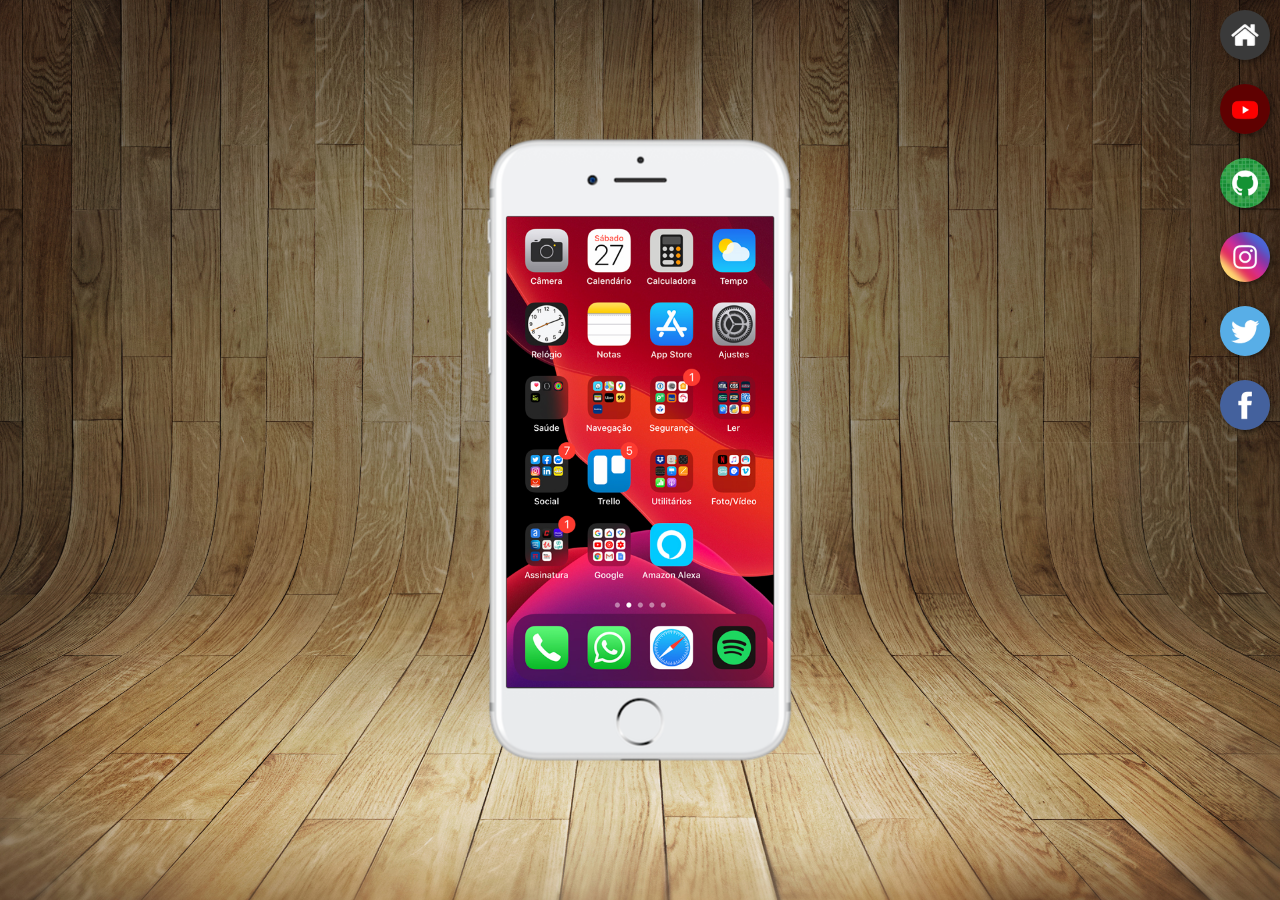
<file: index.html>
<!DOCTYPE html>
<html lang="pt-br">
<head>
    <meta charset="UTF-8">
    <meta http-equiv="X-UA-Compatible" content="IE=edge">
    <meta name="viewport" content="width=device-width, initial-scale=1.0">
    <title>Projeto Redes Sociais</title>
    <link rel="stylesheet" href="estilo/tyle.css">
    <link rel="shortcut icon" href="favicon.ico" type="image/x-icon">
</head>
<body>
    <main>
        <section id="telefone">
            <iframe src="home.html" name="tela" id="tela" frameborder="0">
                Seu navegador não é compatível com isso.
            </iframe>
        </section>
        <section id="redes-sociais">
            <a href="home.html" target="tela"><img src="imagens/logo-home.jpg" alt=""></a><br>
            <a href="youtube.html" target="tela"><img src="imagens/logo-youtube.jpg" alt=""></a><br>
            <a href="github.html" target="tela"><img src="imagens/logo-github.jpg" alt=""></a><br>
            <a href="instagram.html" target="tela"><img src="imagens/logo-instagram.jpg" alt=""></a><br>
            <a href="twitter.html" target="tela"><img src="imagens/logo-twitter.jpg" alt=""></a><br>
            <a href="facebook.html" target="tela"><img src="imagens/logo-facebook.jpg" alt=""></a>
        </section>
    </main>
</body>
</html>
</file>
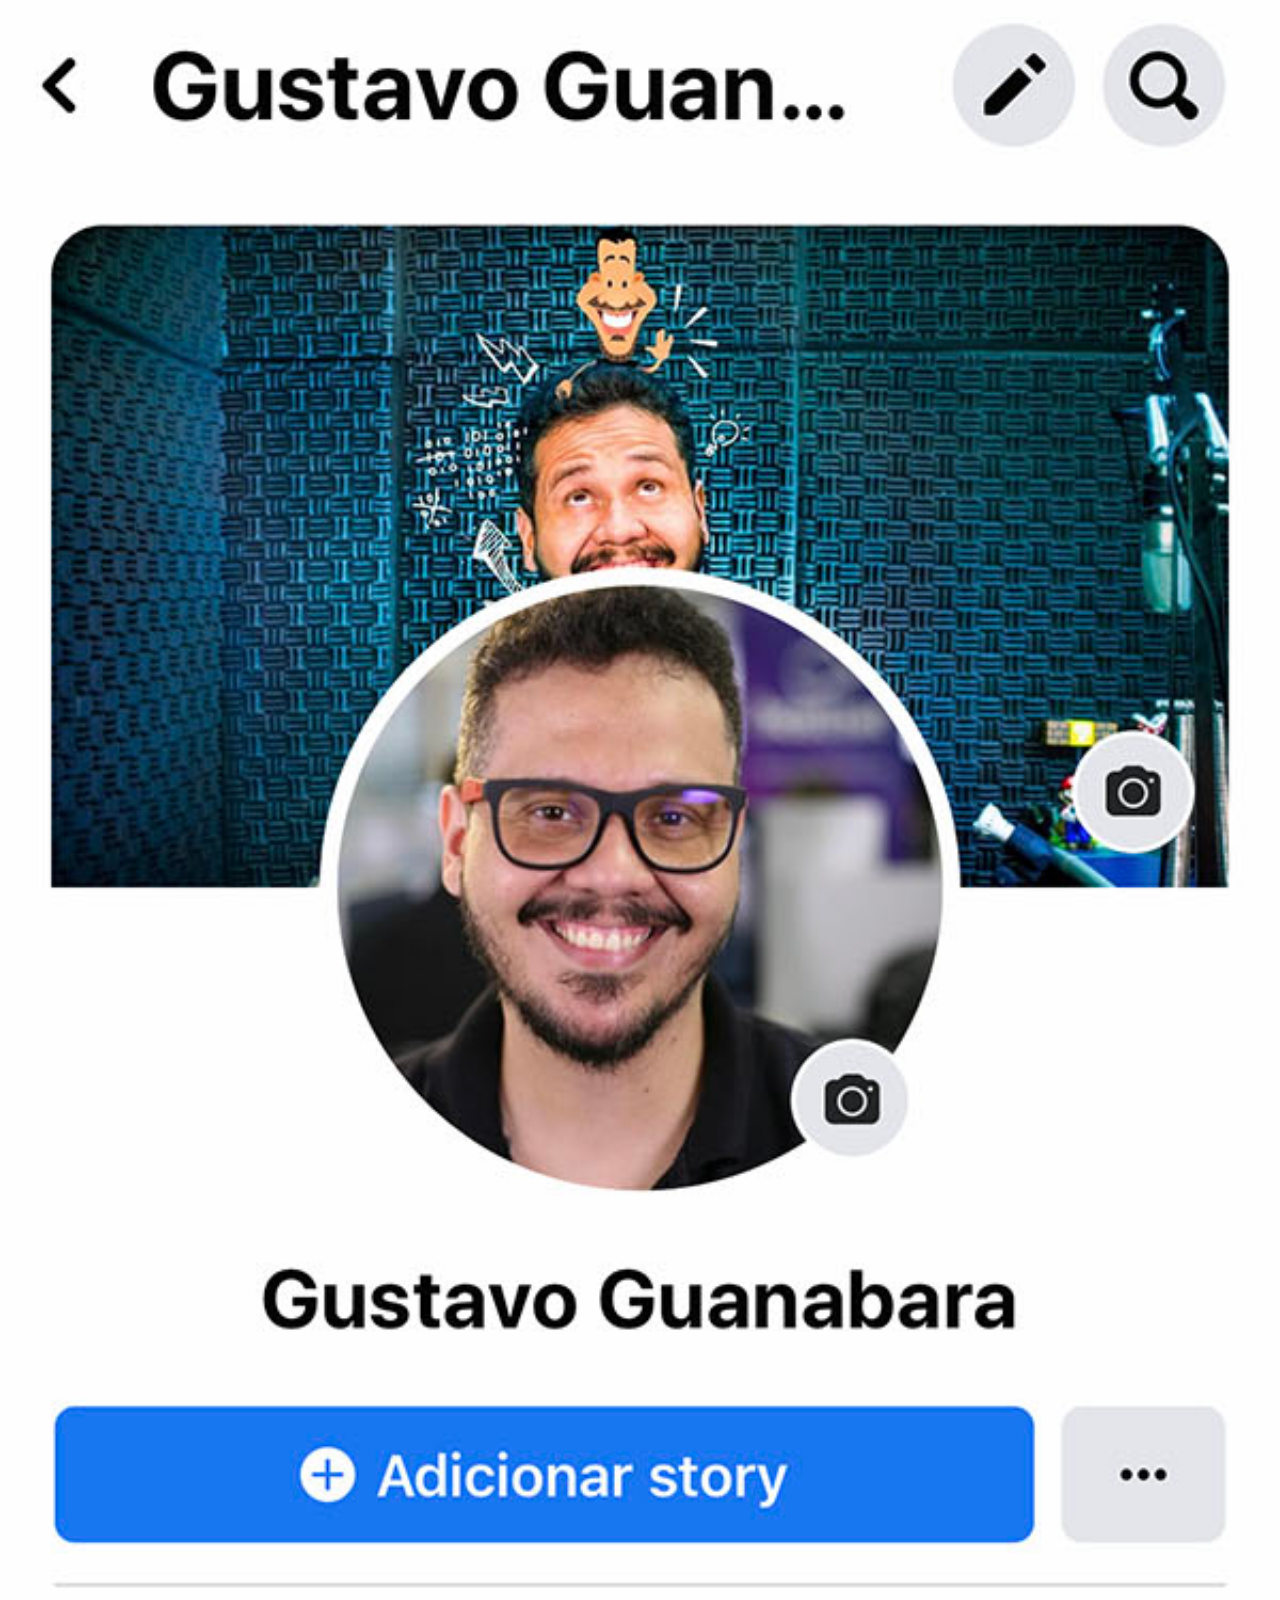
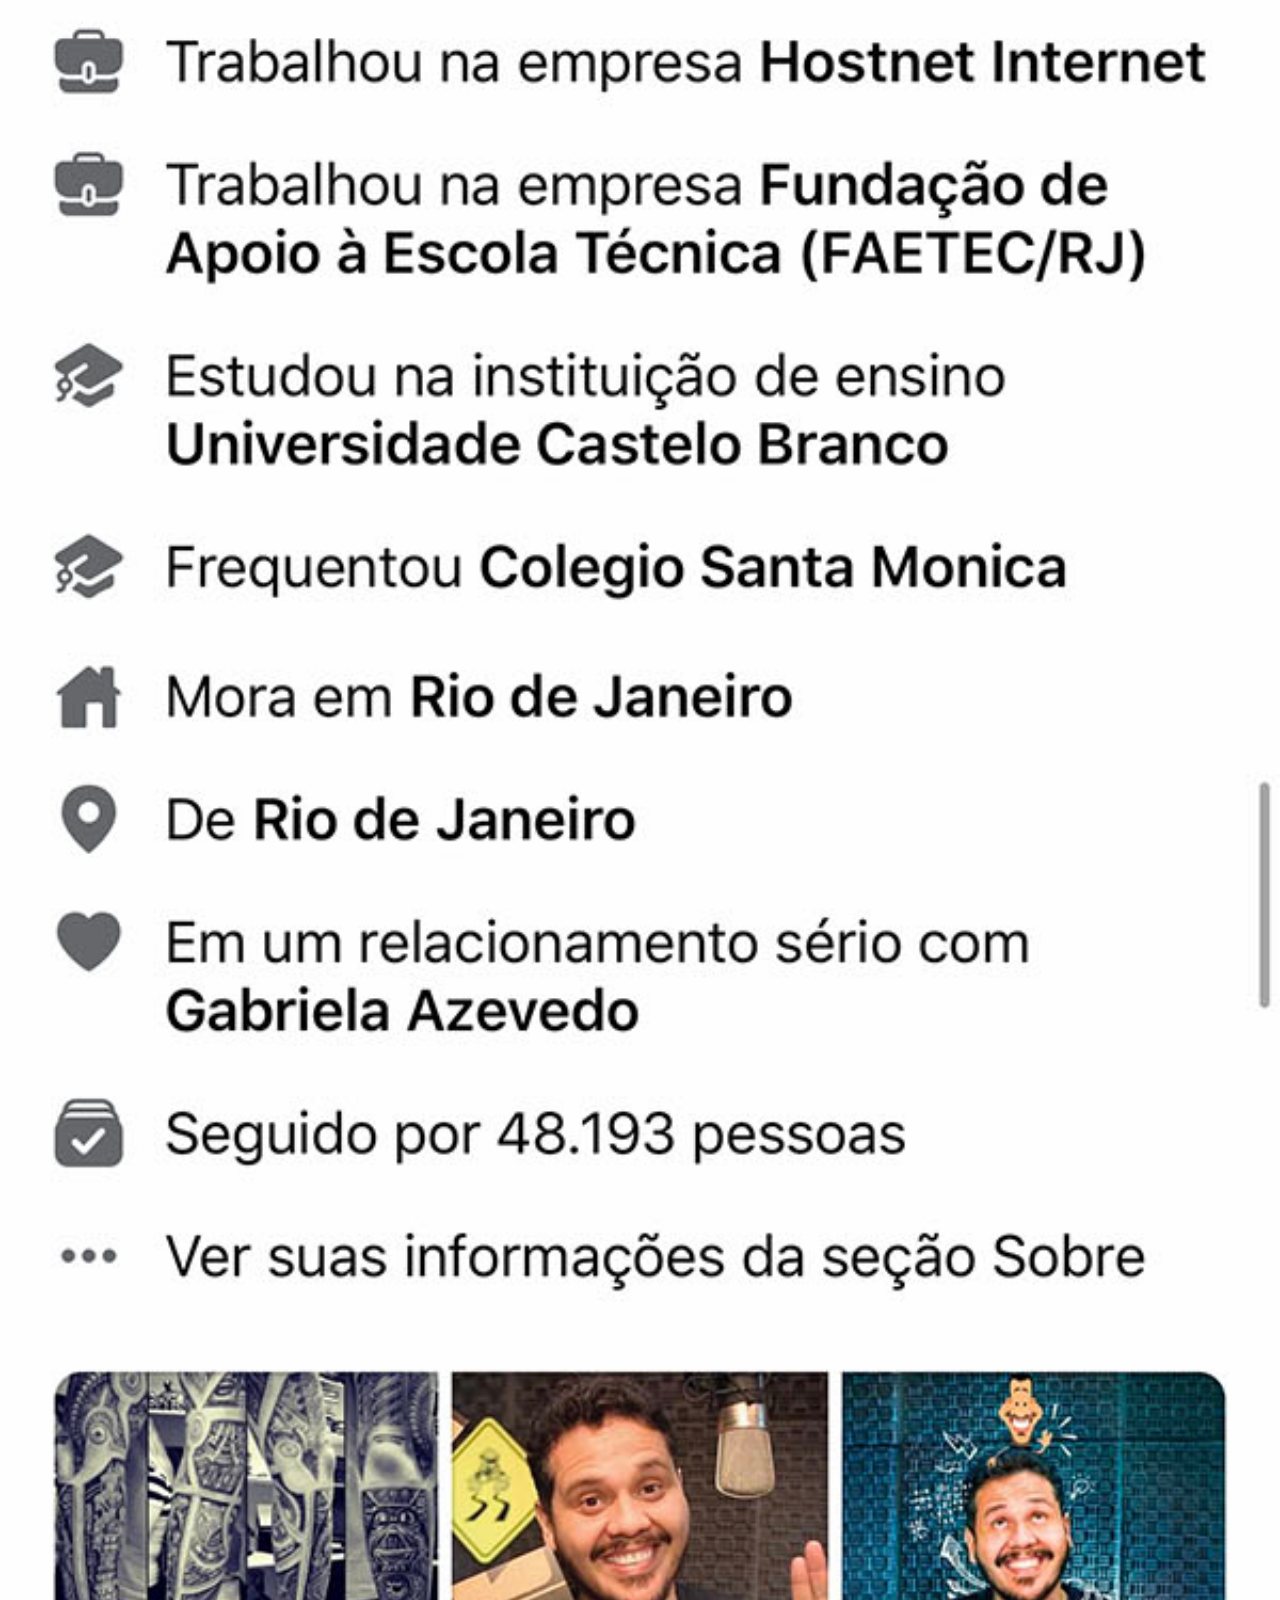
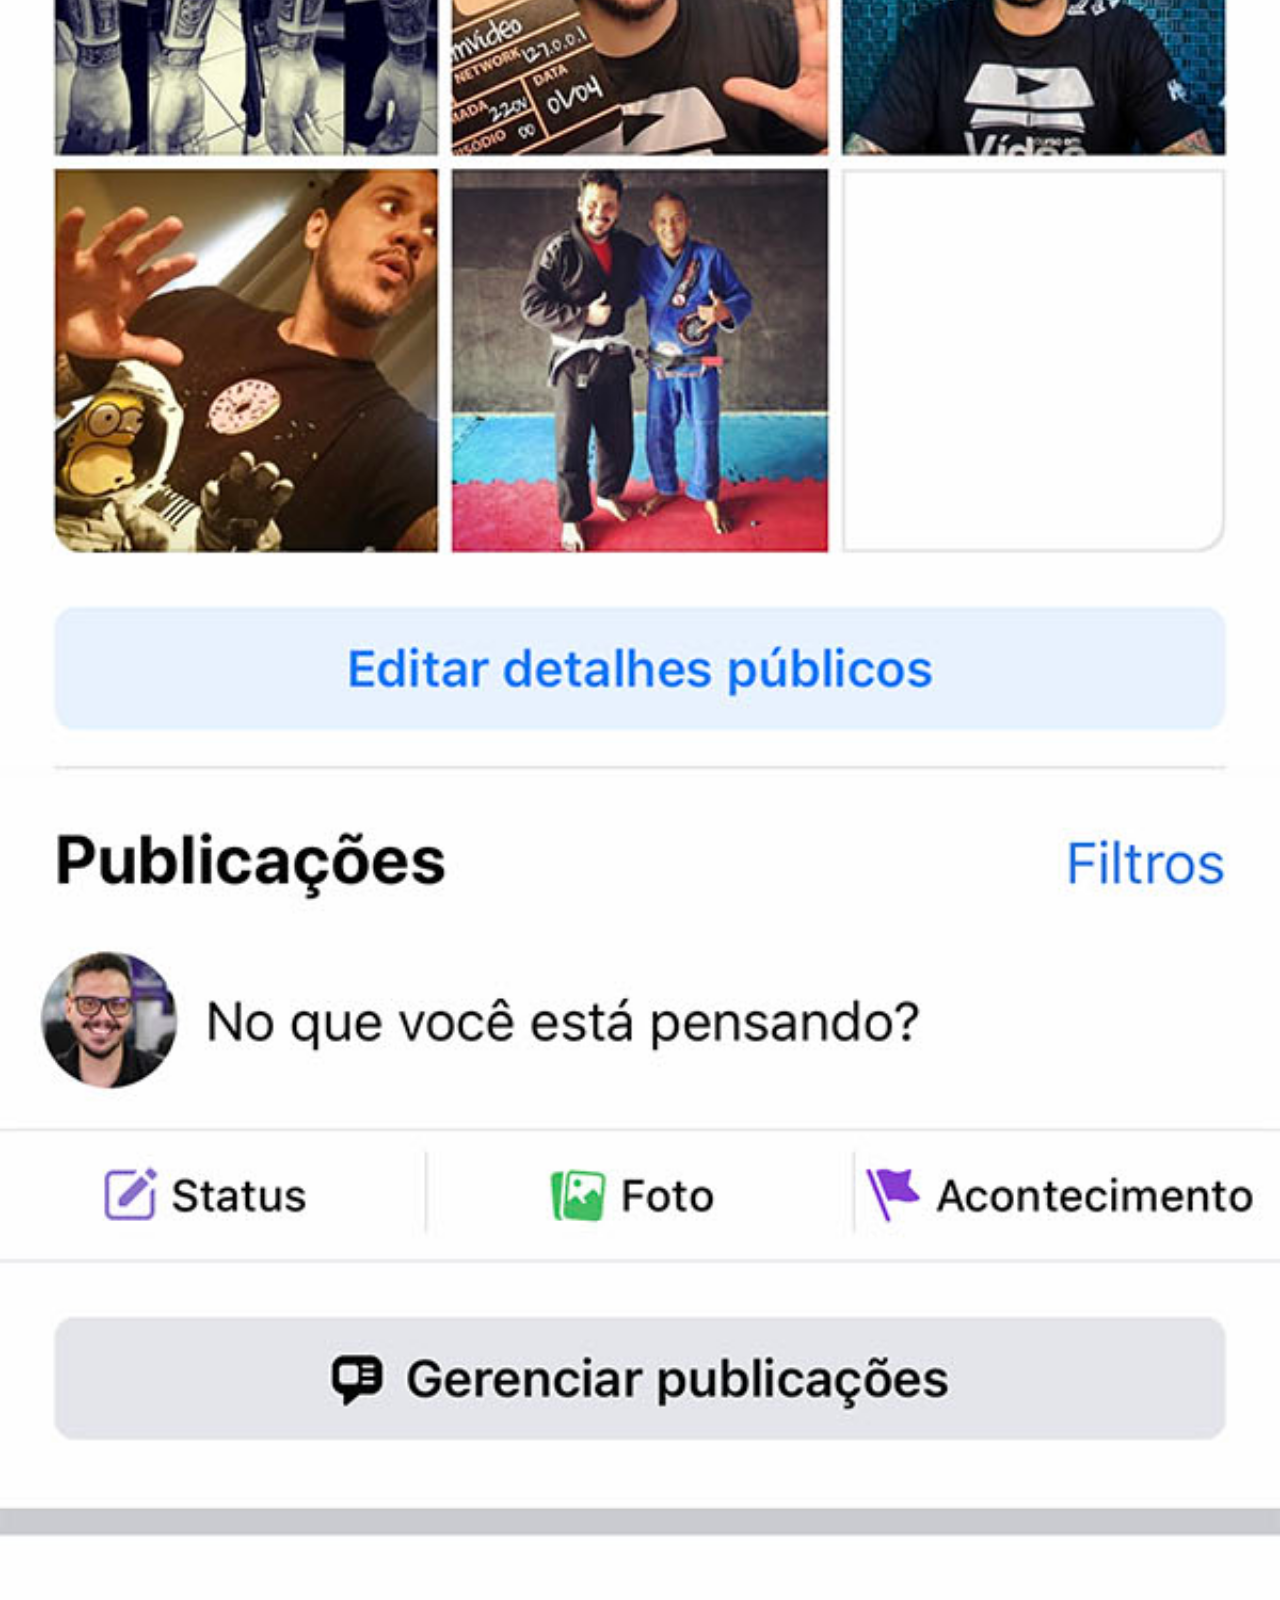
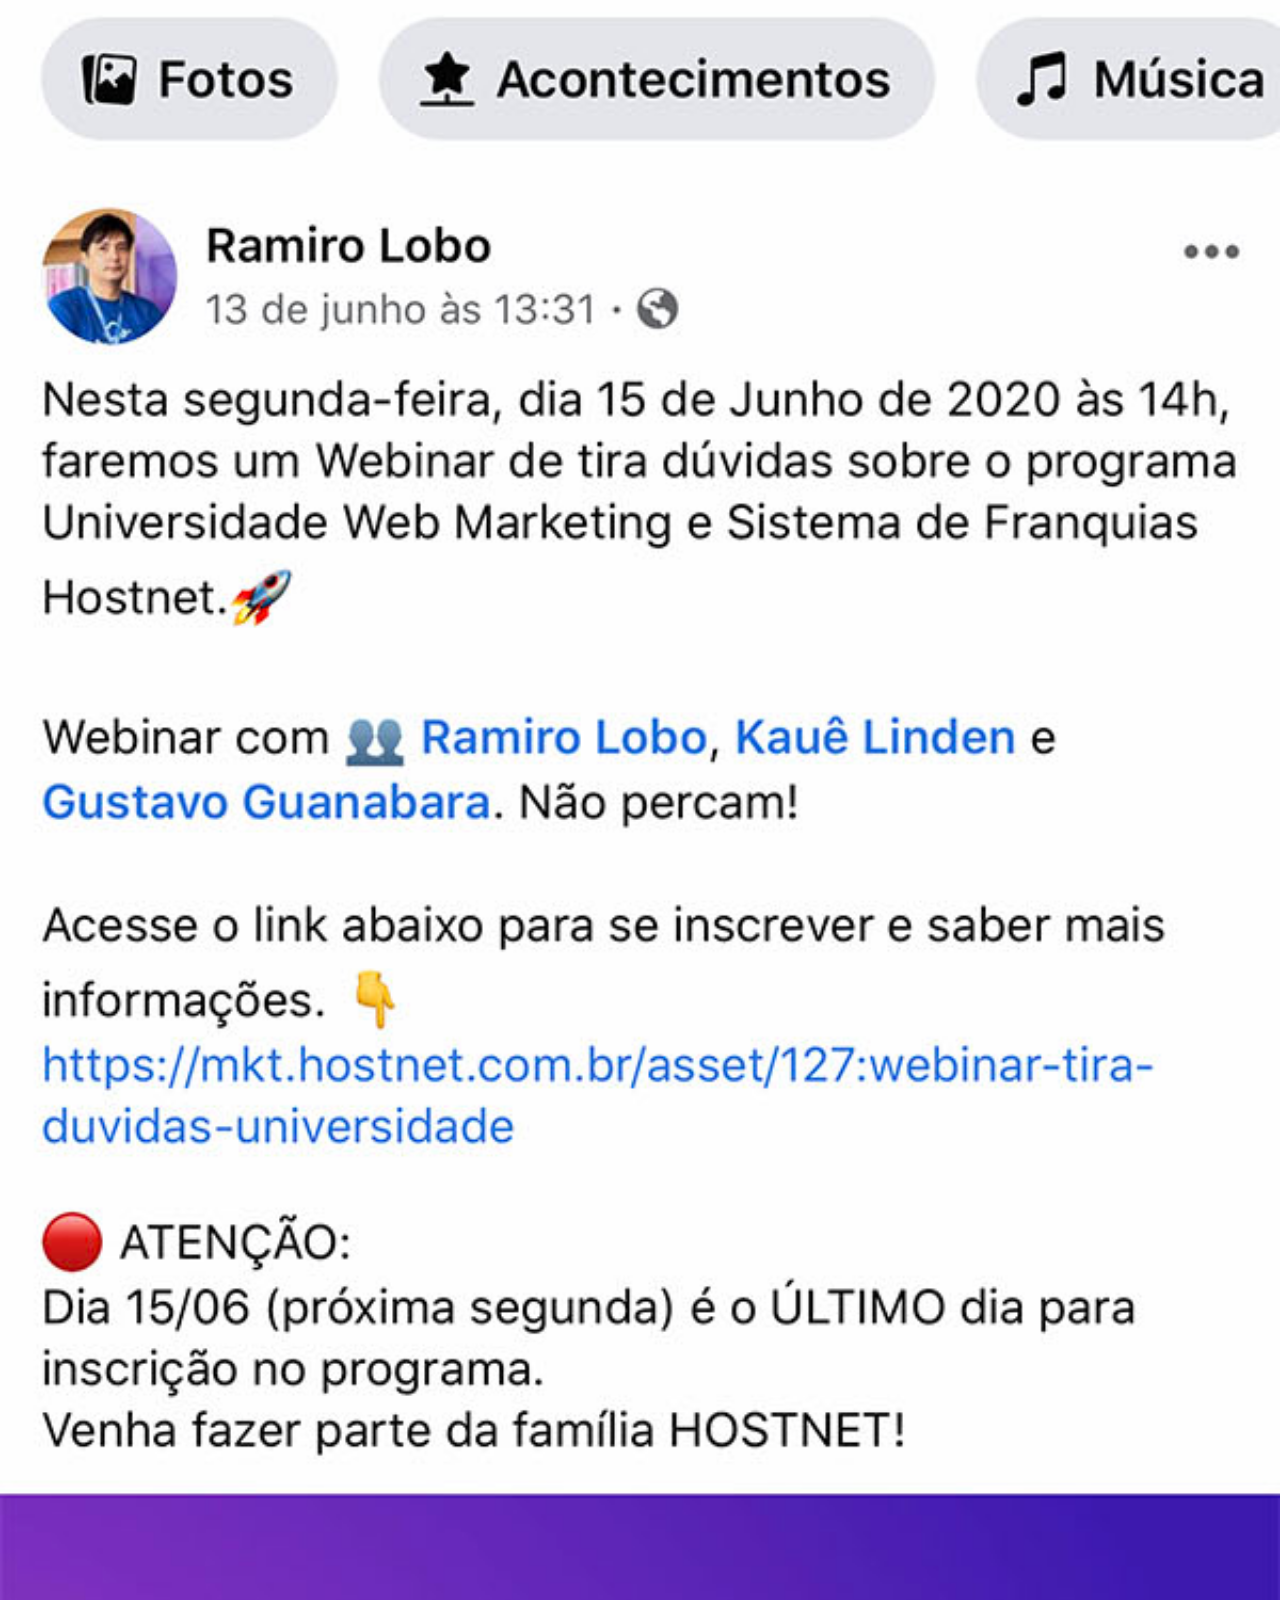
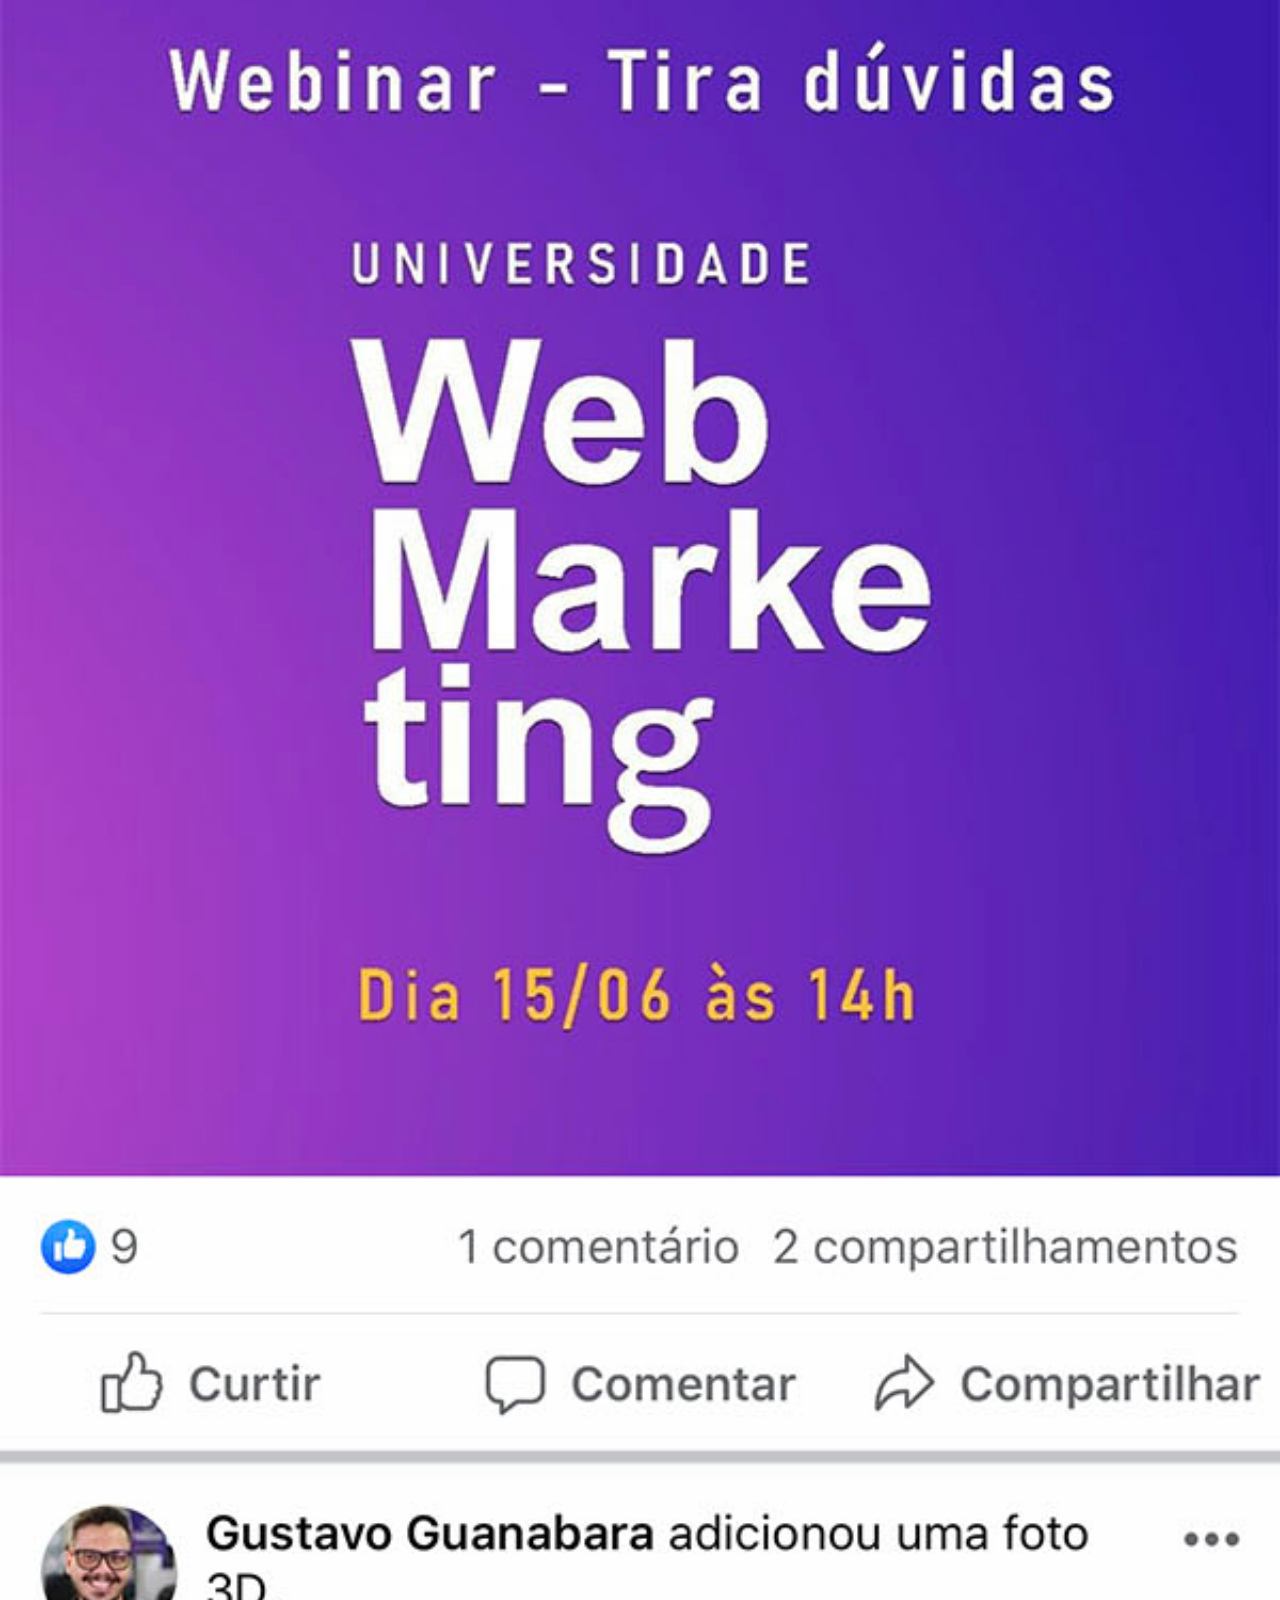
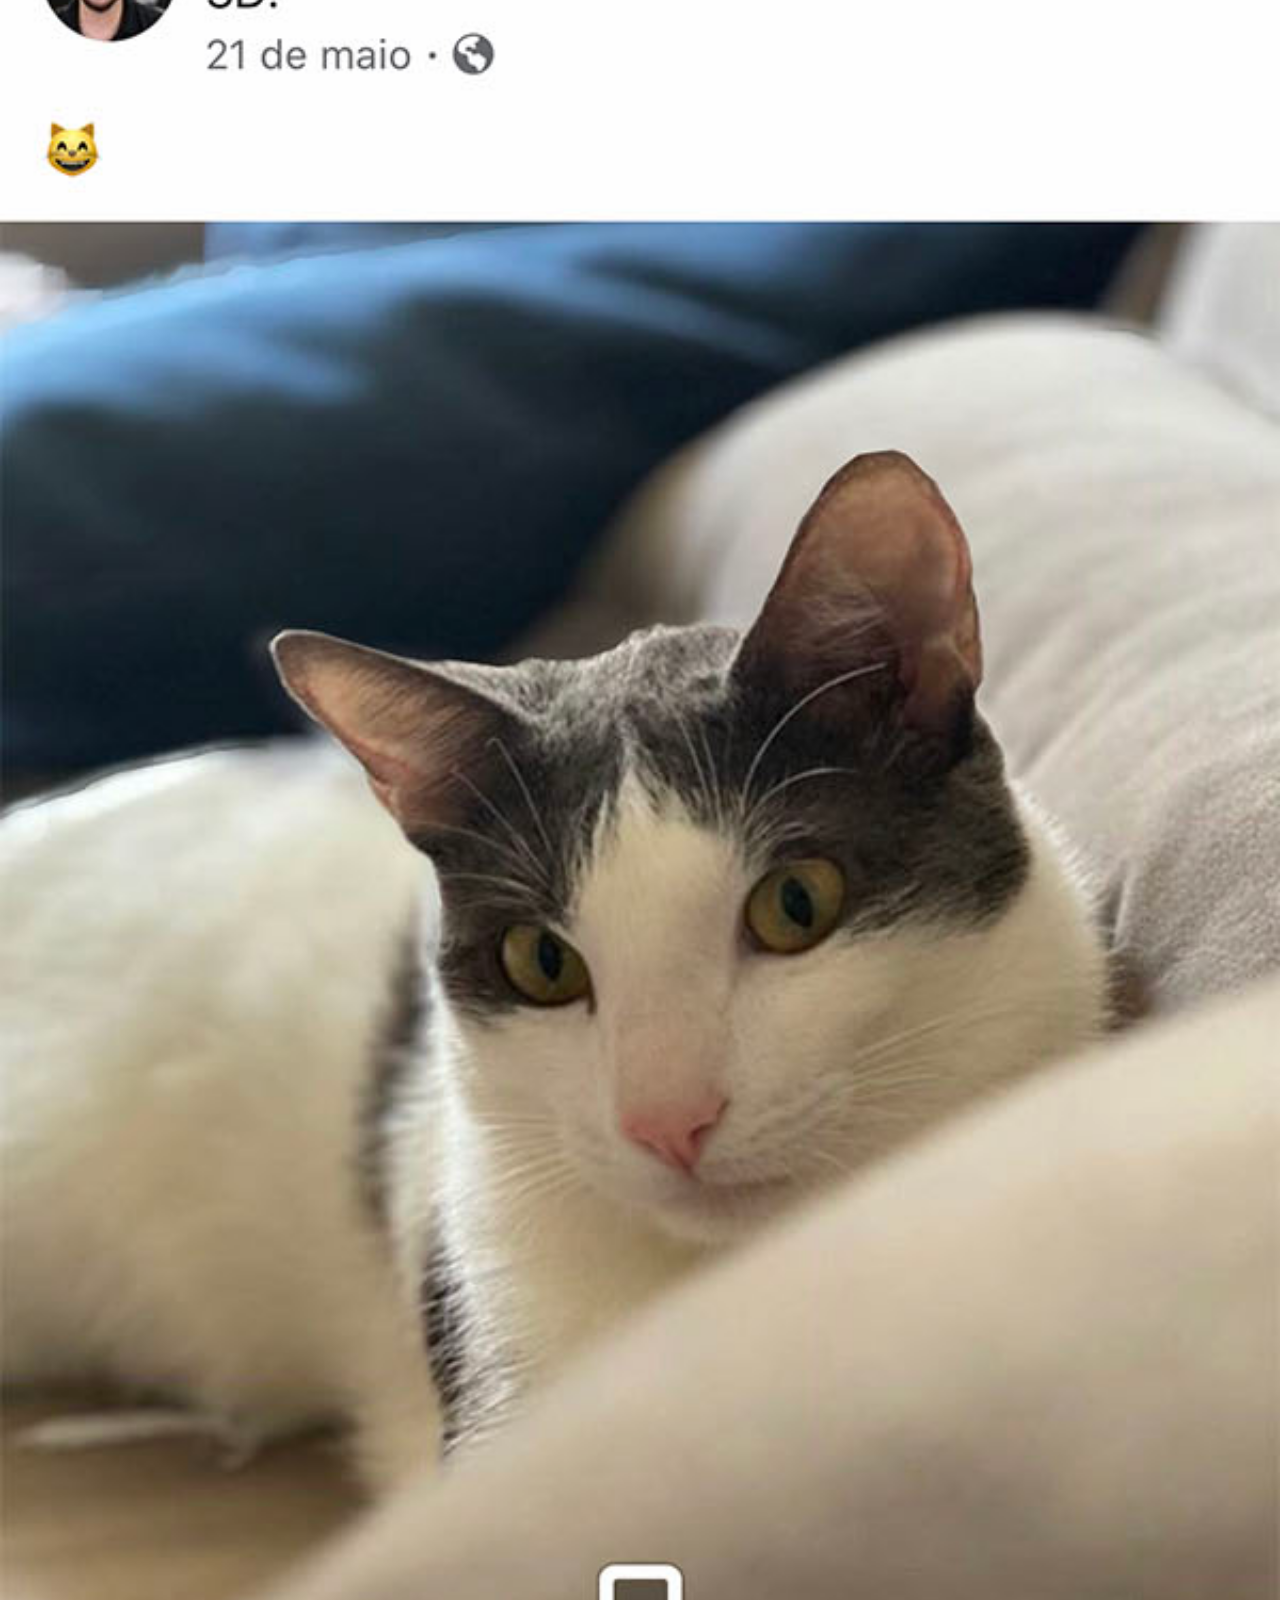
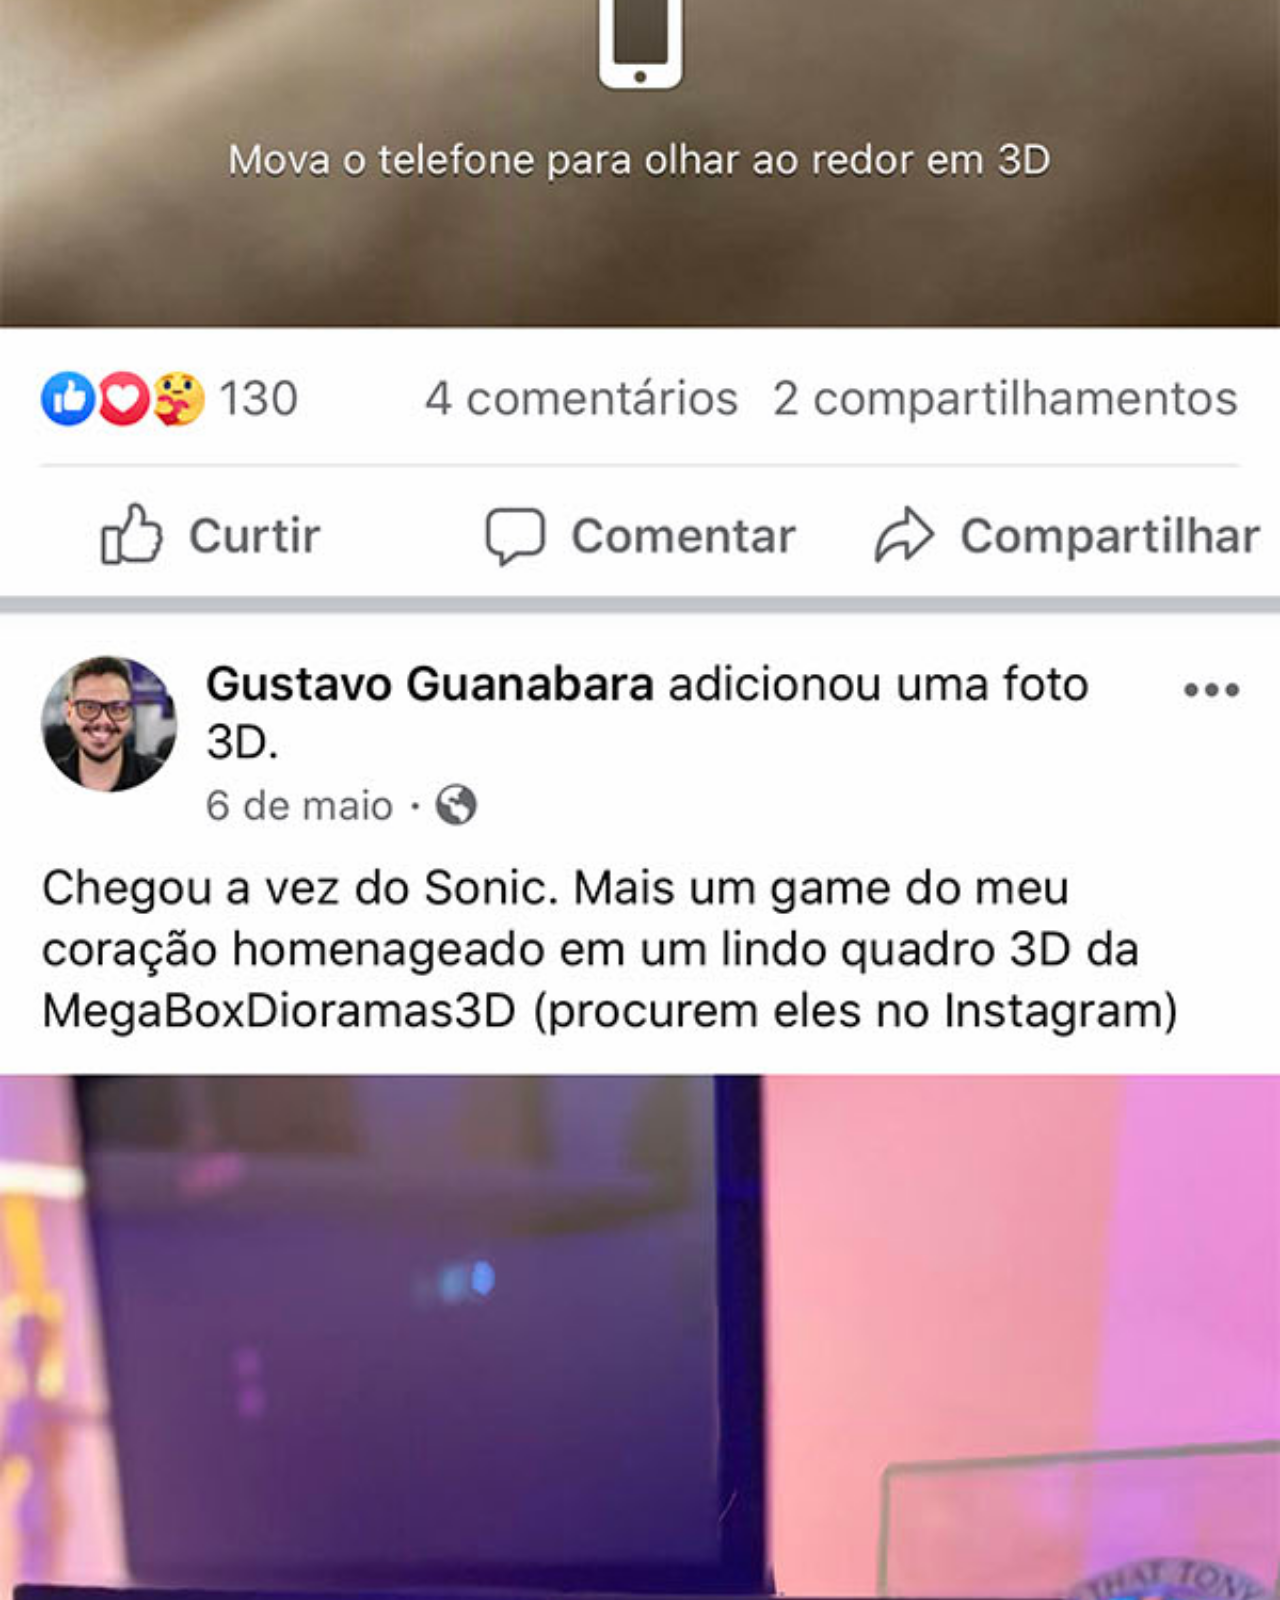
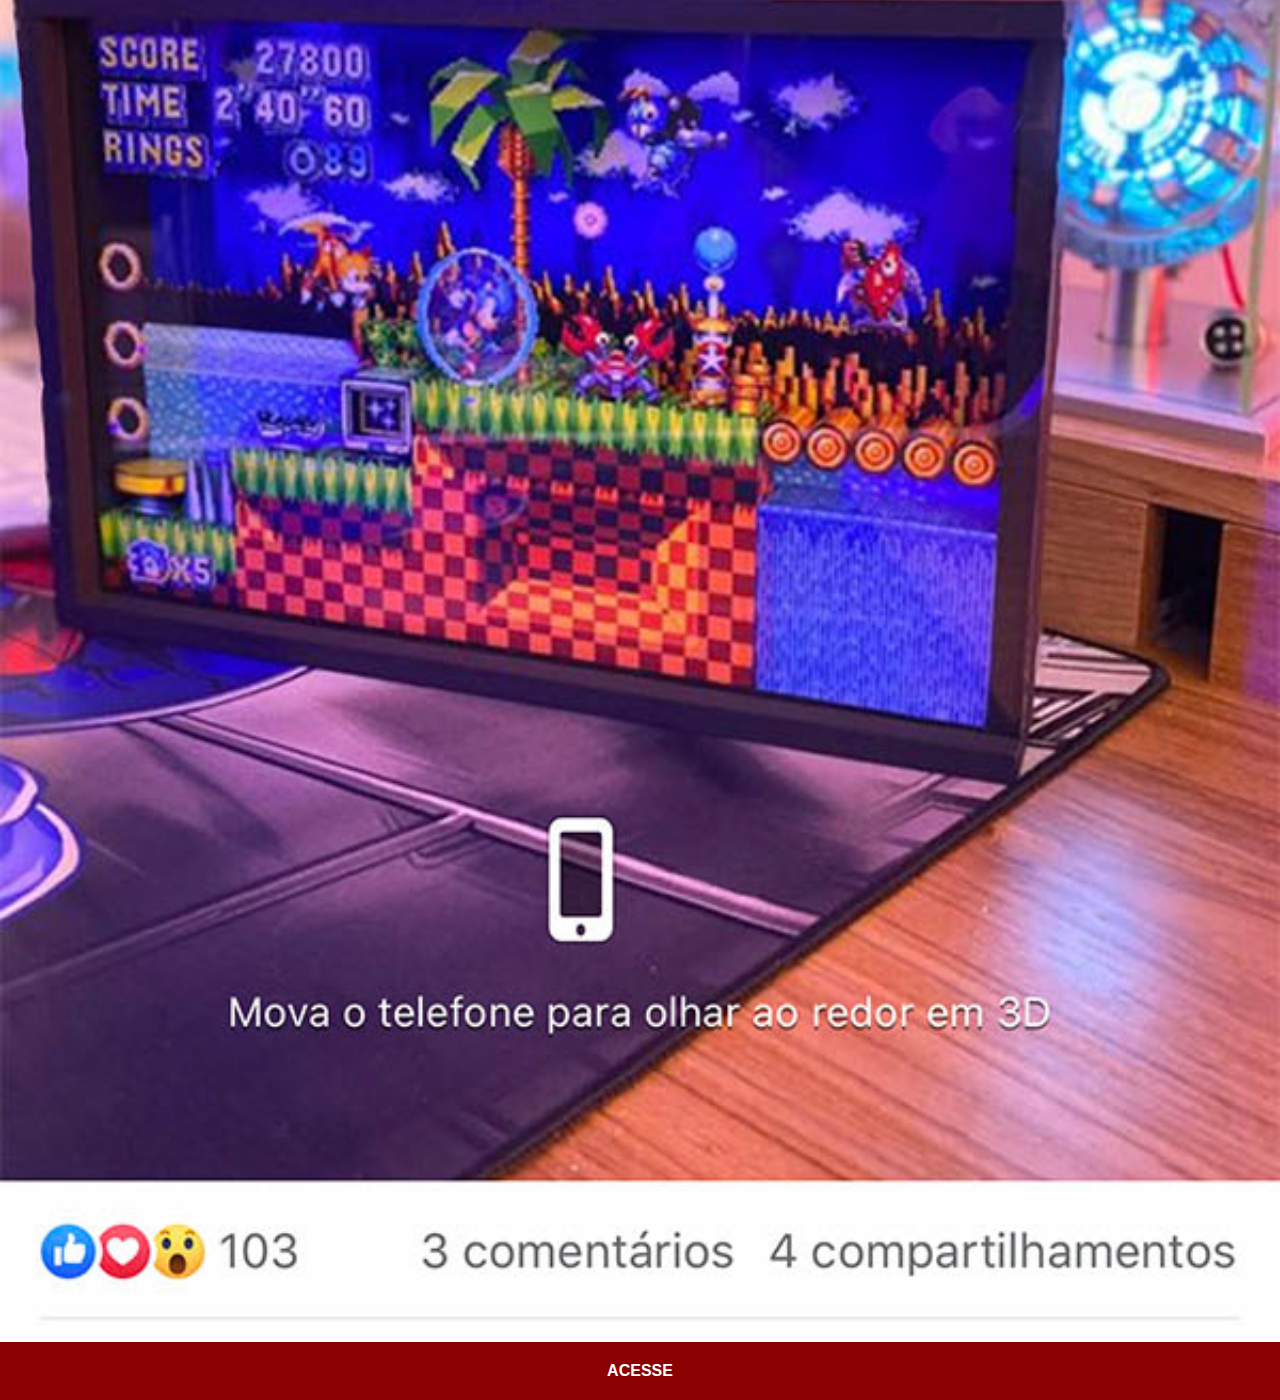
<file: facebook.html>
<!DOCTYPE html>
<html lang="pt-br">
<head>
    <meta charset="UTF-8">
    <meta http-equiv="X-UA-Compatible" content="IE=edge">
    <meta name="viewport" content="width=device-width, initial-scale=1.0">
    <title>Facebook</title>
    <link rel="stylesheet" href="estilo/social.css">
</head>
<body>
    <img src="imagens/tela-facebook.jpg" alt="">
    <a href="https://www.facebook.com/gustavoguanabara/" target="_blank">ACESSE</a>
</body>
</html>
</file>
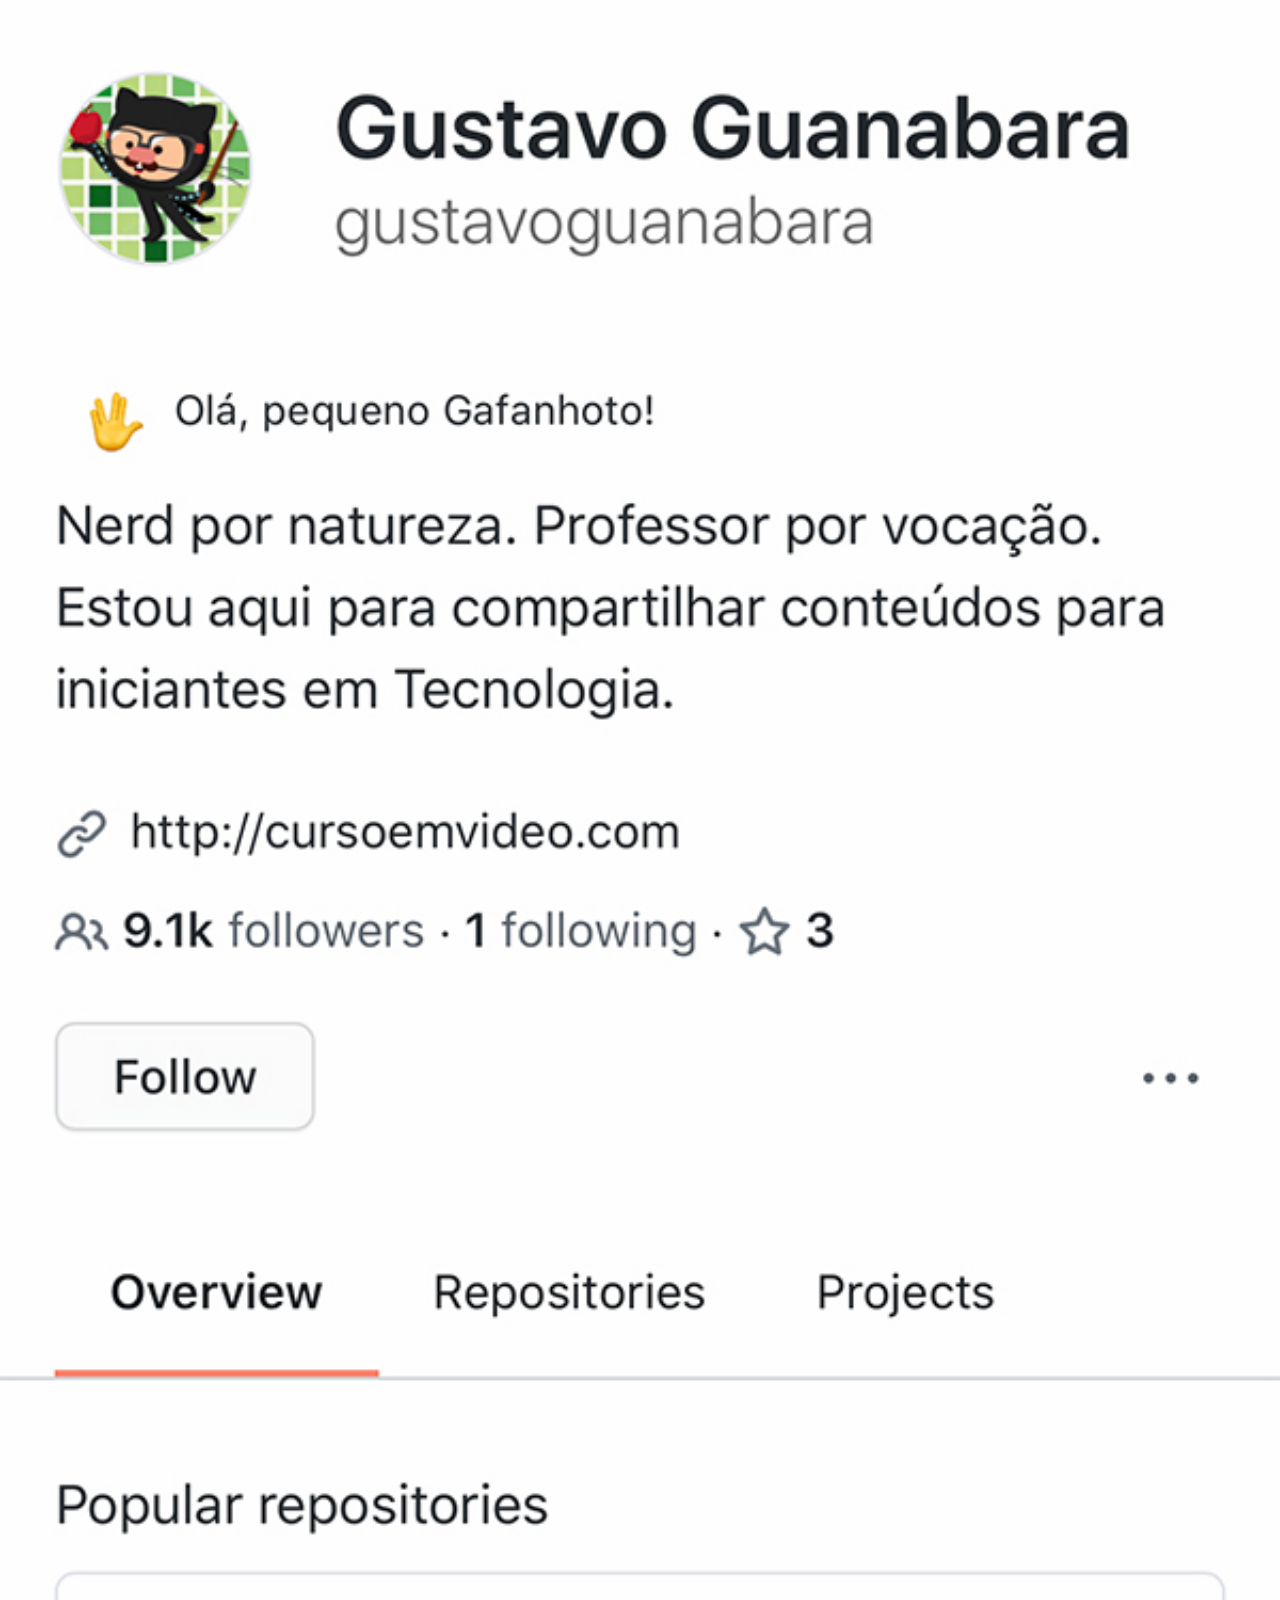
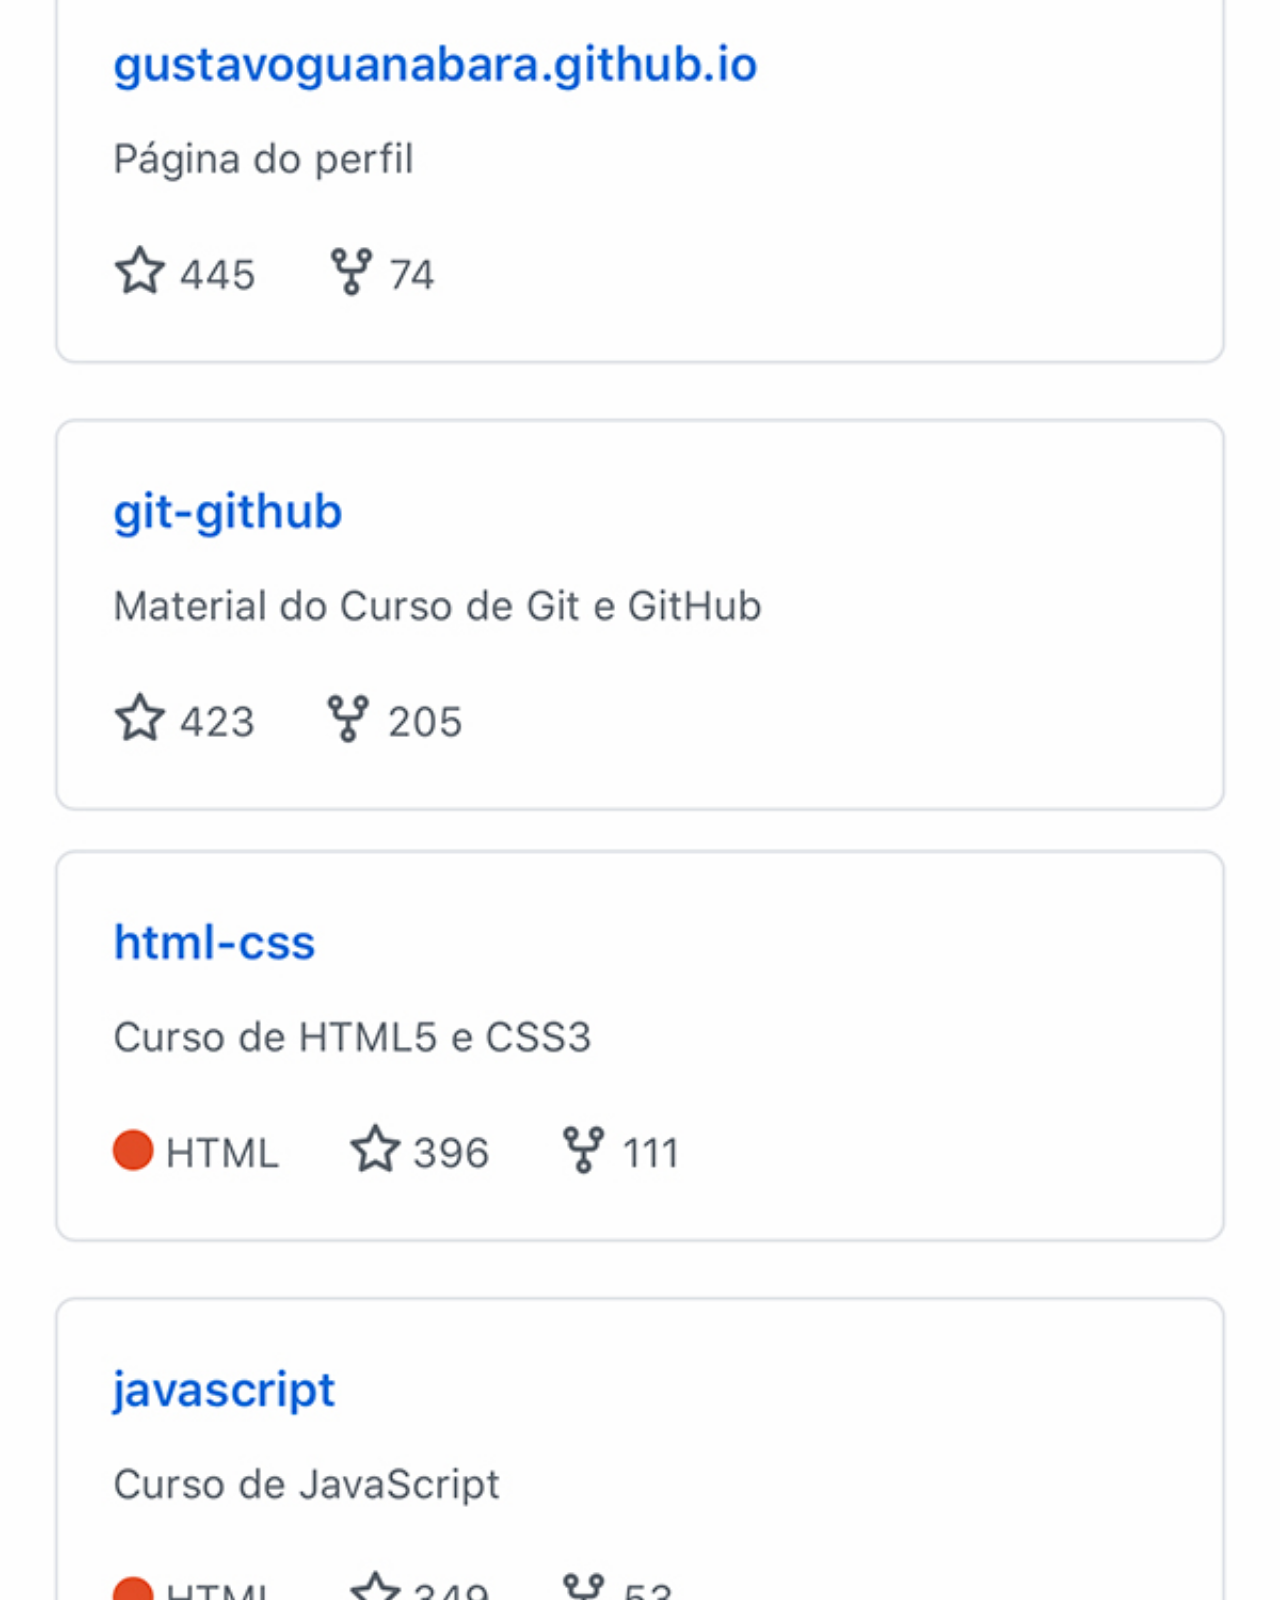
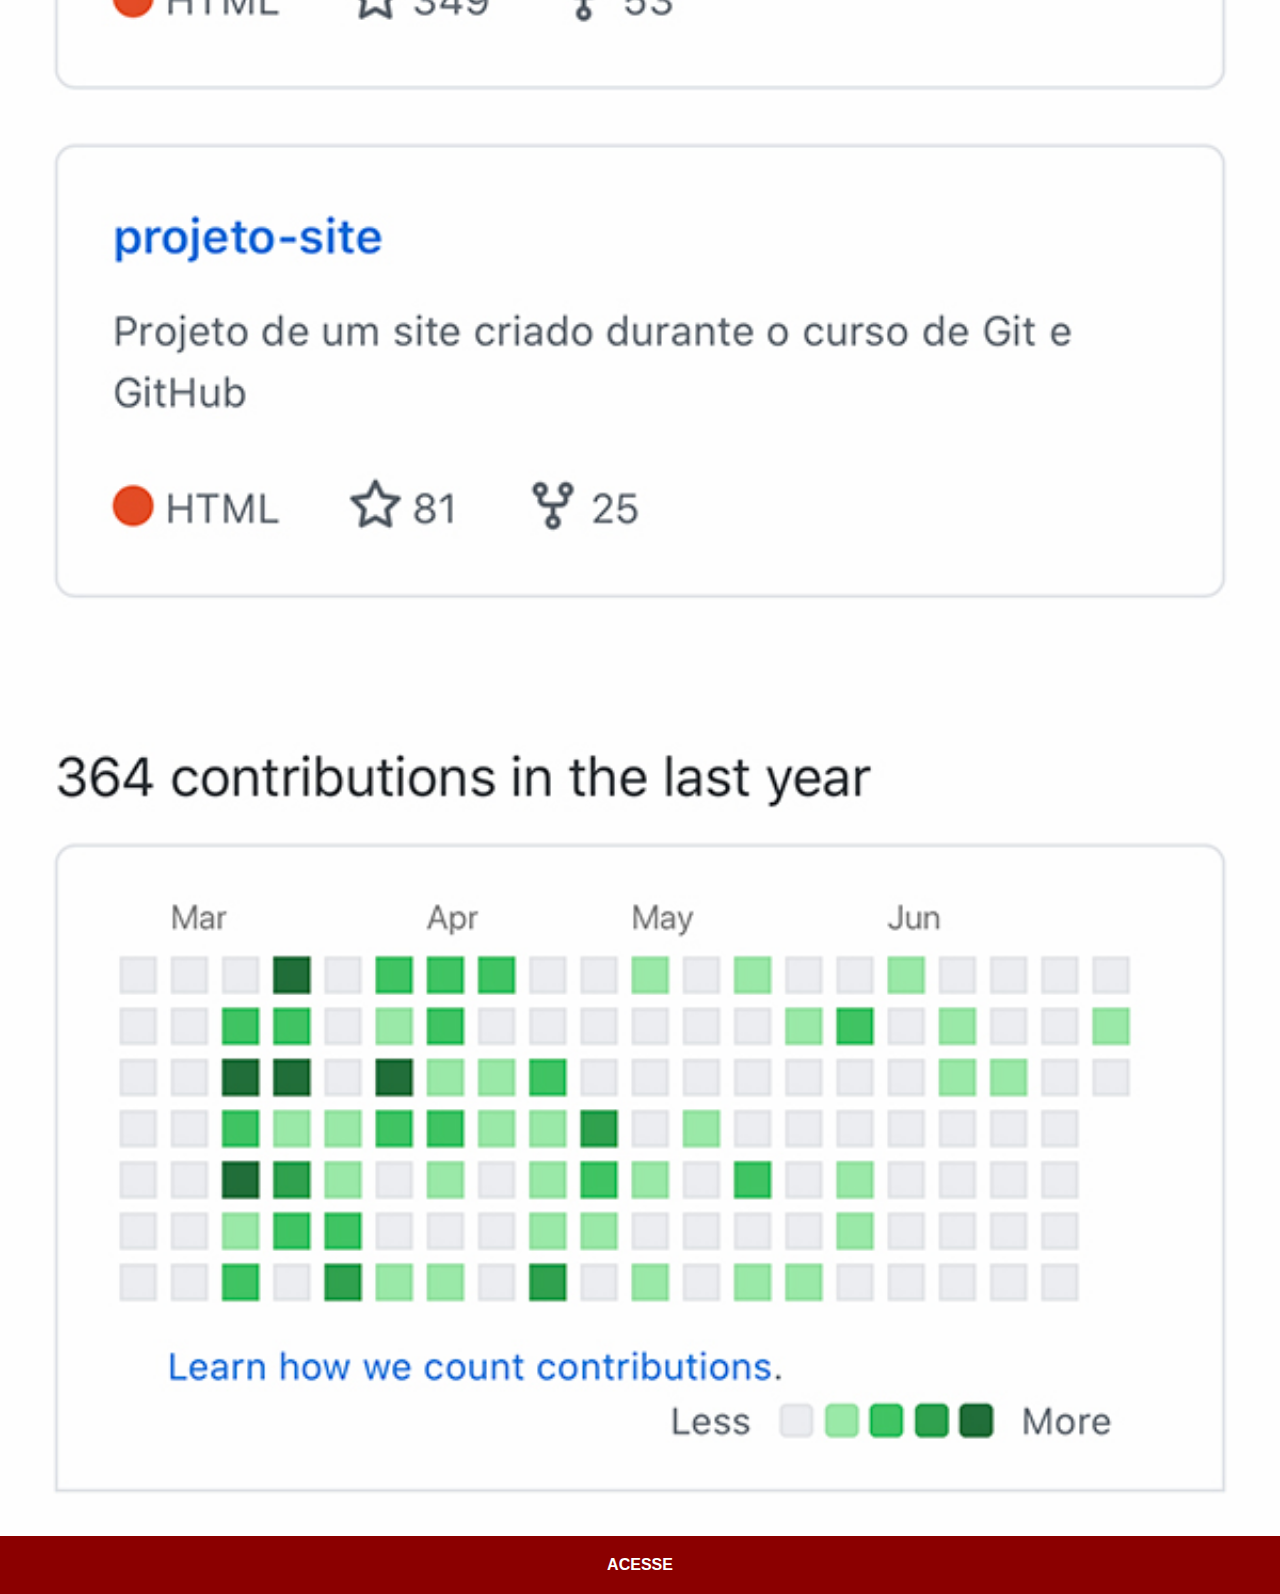
<file: github.html>
<!DOCTYPE html>
<html lang="pt-br">
<head>
    <meta charset="UTF-8">
    <meta http-equiv="X-UA-Compatible" content="IE=edge">
    <meta name="viewport" content="width=device-width, initial-scale=1.0">
    <title>GitHub</title>
    <link rel="stylesheet" href="estilo/social.css">
</head>
<body>
    <img src="imagens/tela-github.jpg" alt="">
    <a href="https://gustavoguanabara.github.io" target="_blank">ACESSE</a>
</body>
</html>
</file>
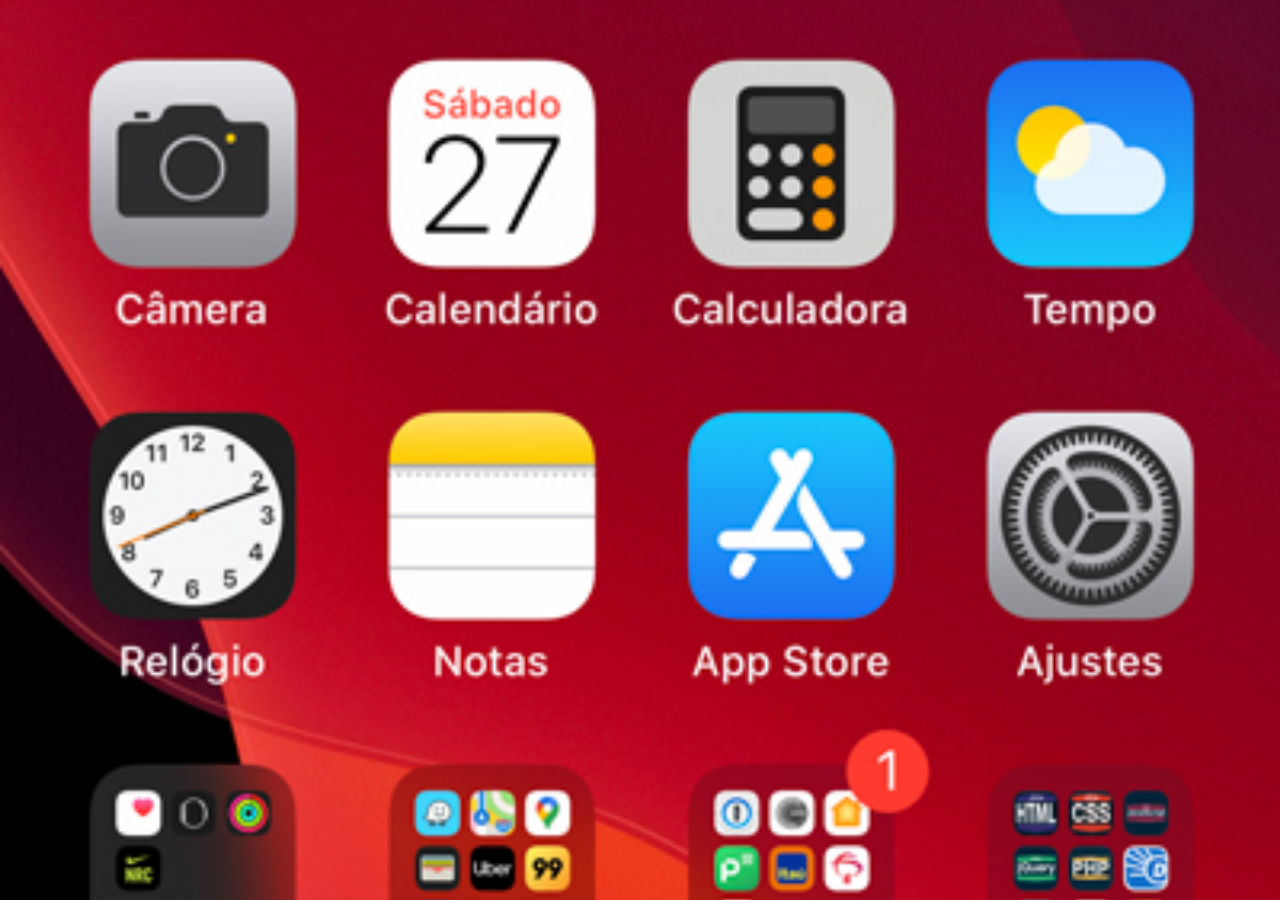
<file: home.html>
<!DOCTYPE html>
<html lang="pt-br">
<head>
    <meta charset="UTF-8">
    <meta http-equiv="X-UA-Compatible" content="IE=edge">
    <meta name="viewport" content="width=device-width, initial-scale=1.0">
    <title>Home</title>
    <style>
        * {
            margin: 0;
            padding: 0;
        }

        body {
            width: 100vw;
            height: 100vh;
            background: black url(imagens/tela-home.jpg) no-repeat top center;
            background-size: cover;
        }
    </style>
</head>
<body>
    
</body>
</html>
</file>
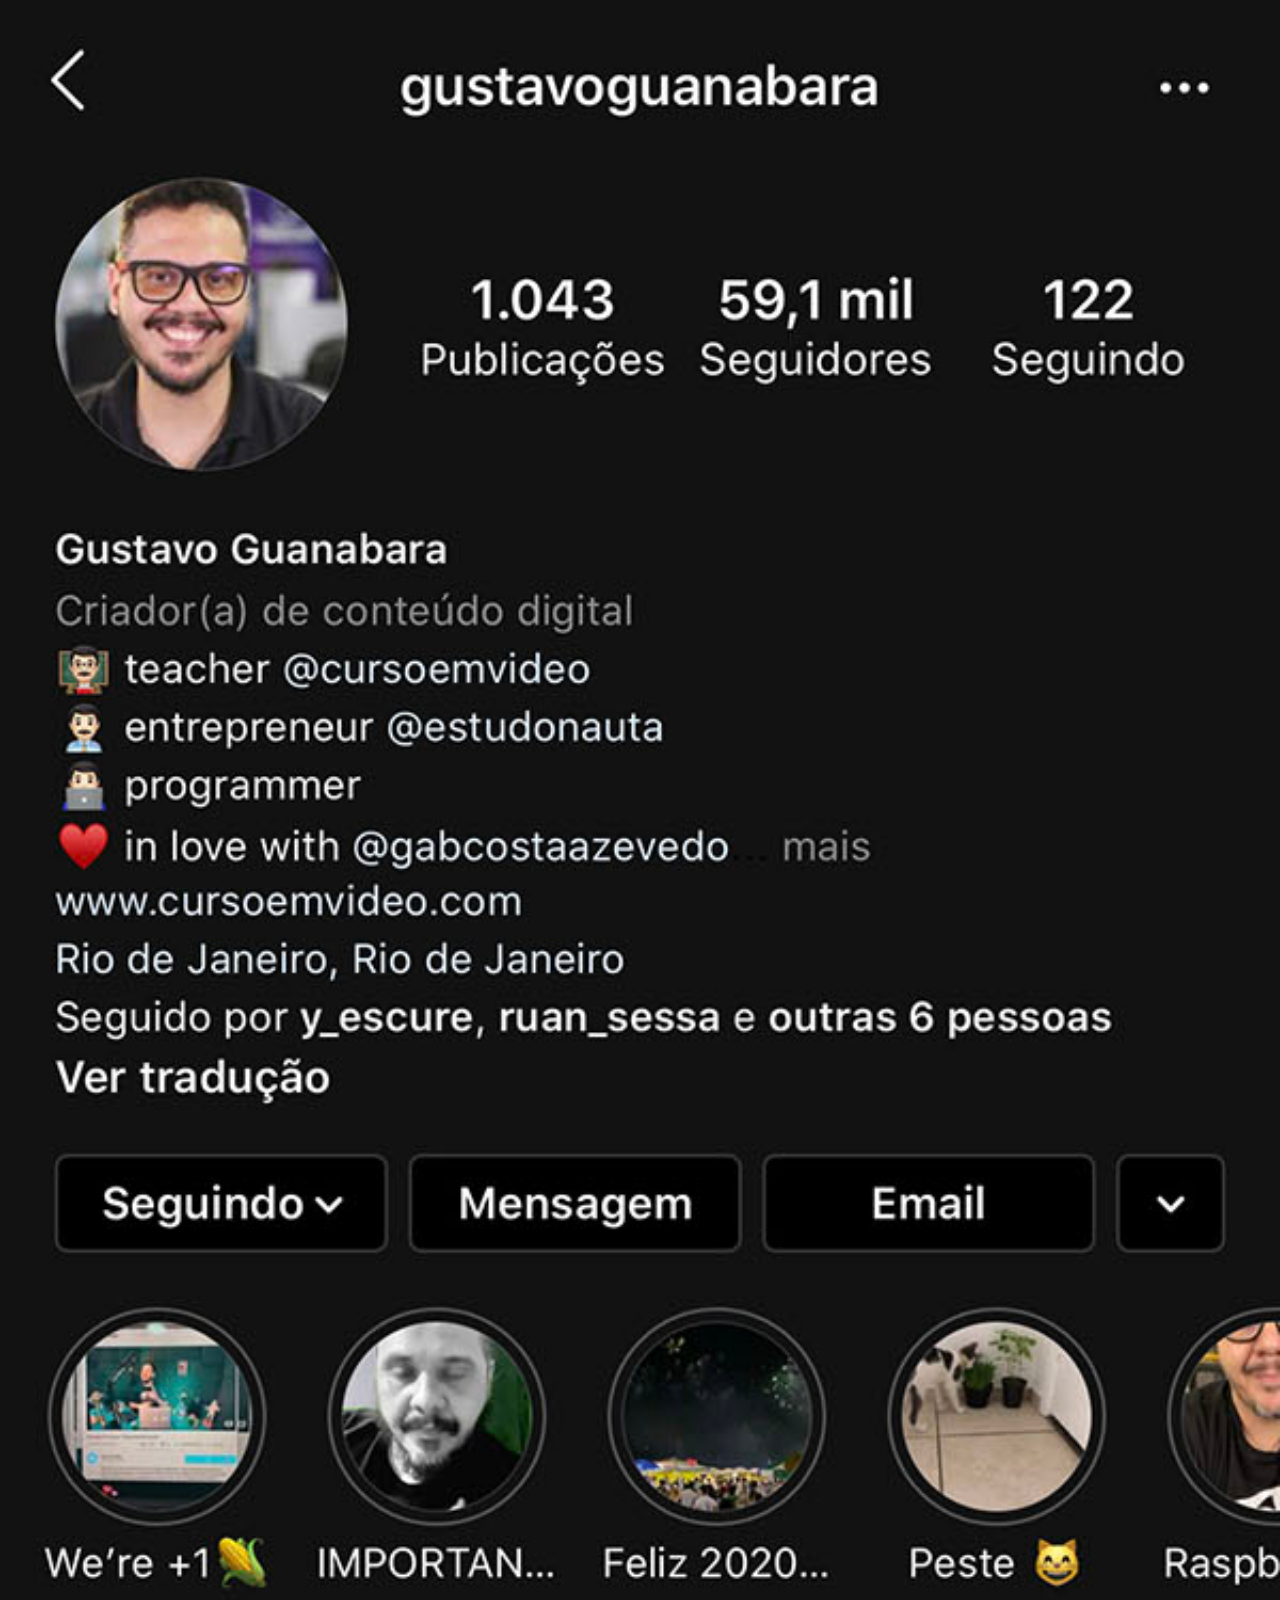
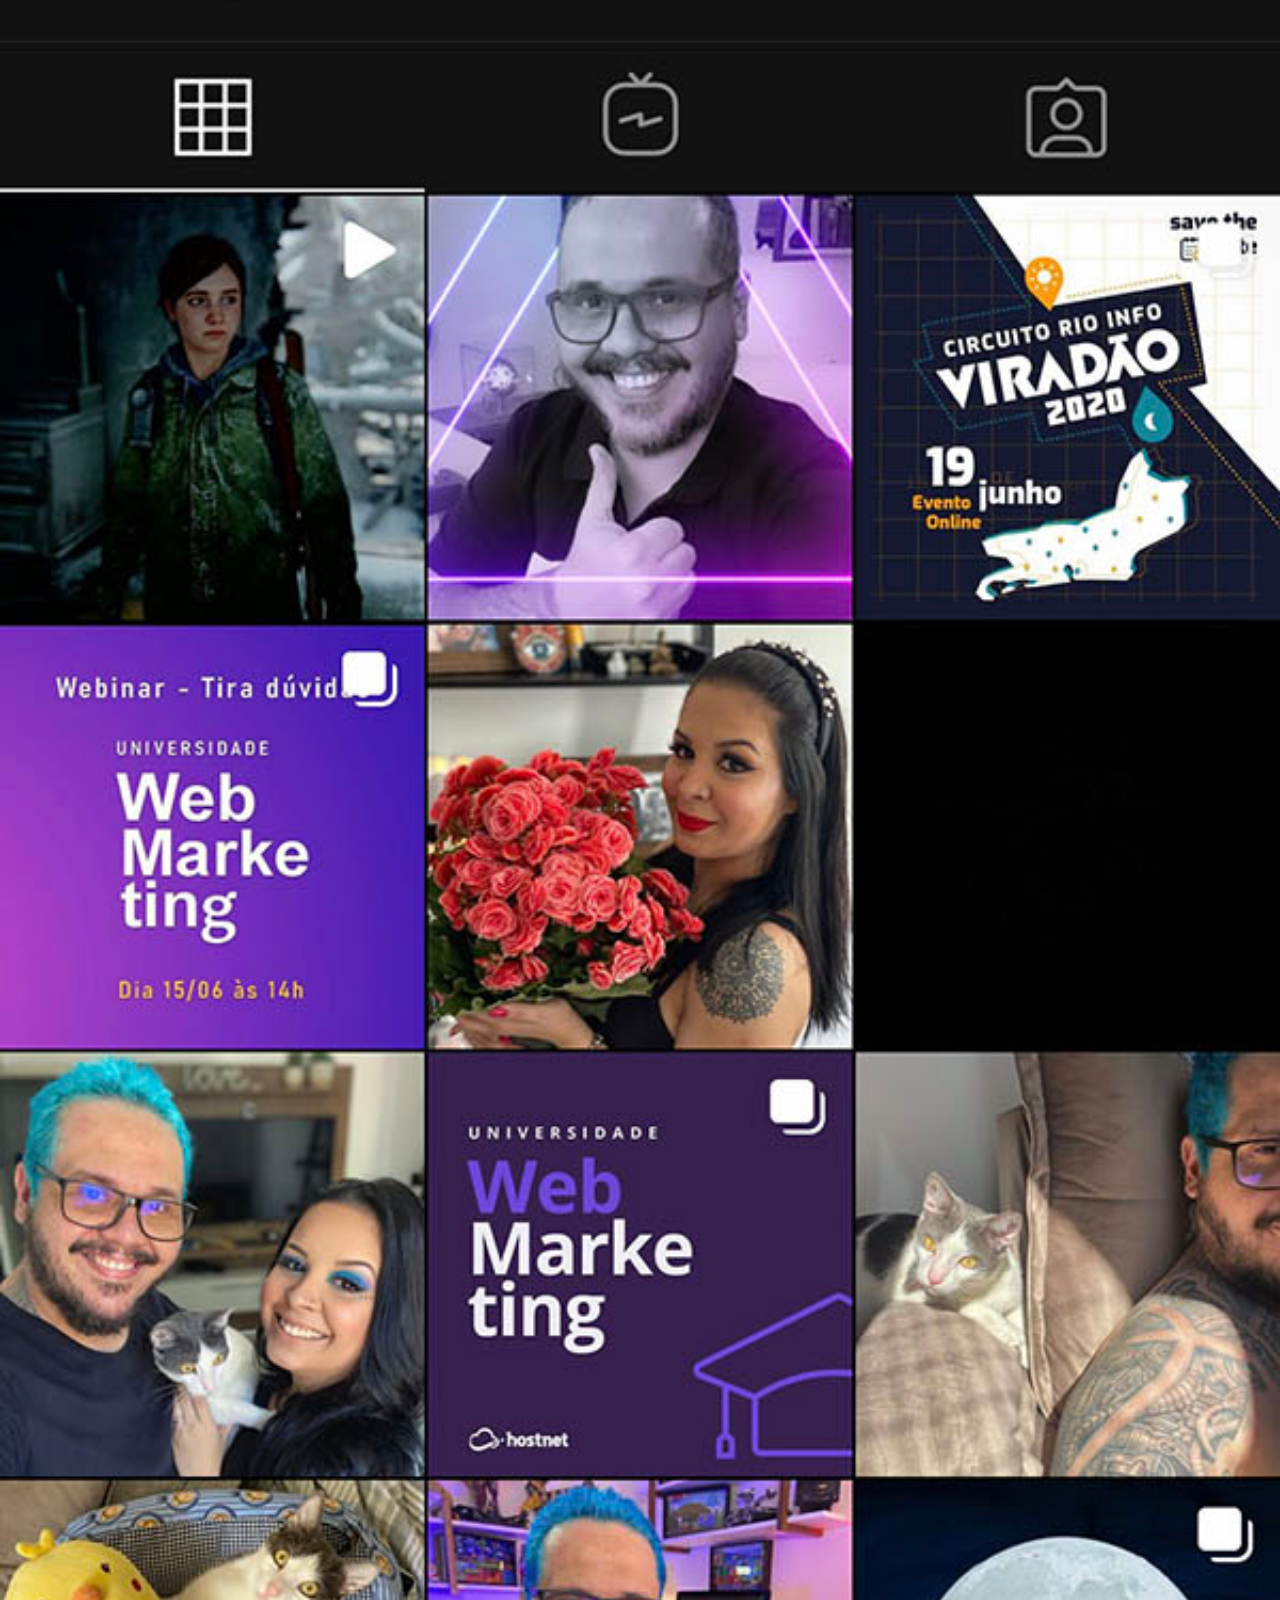
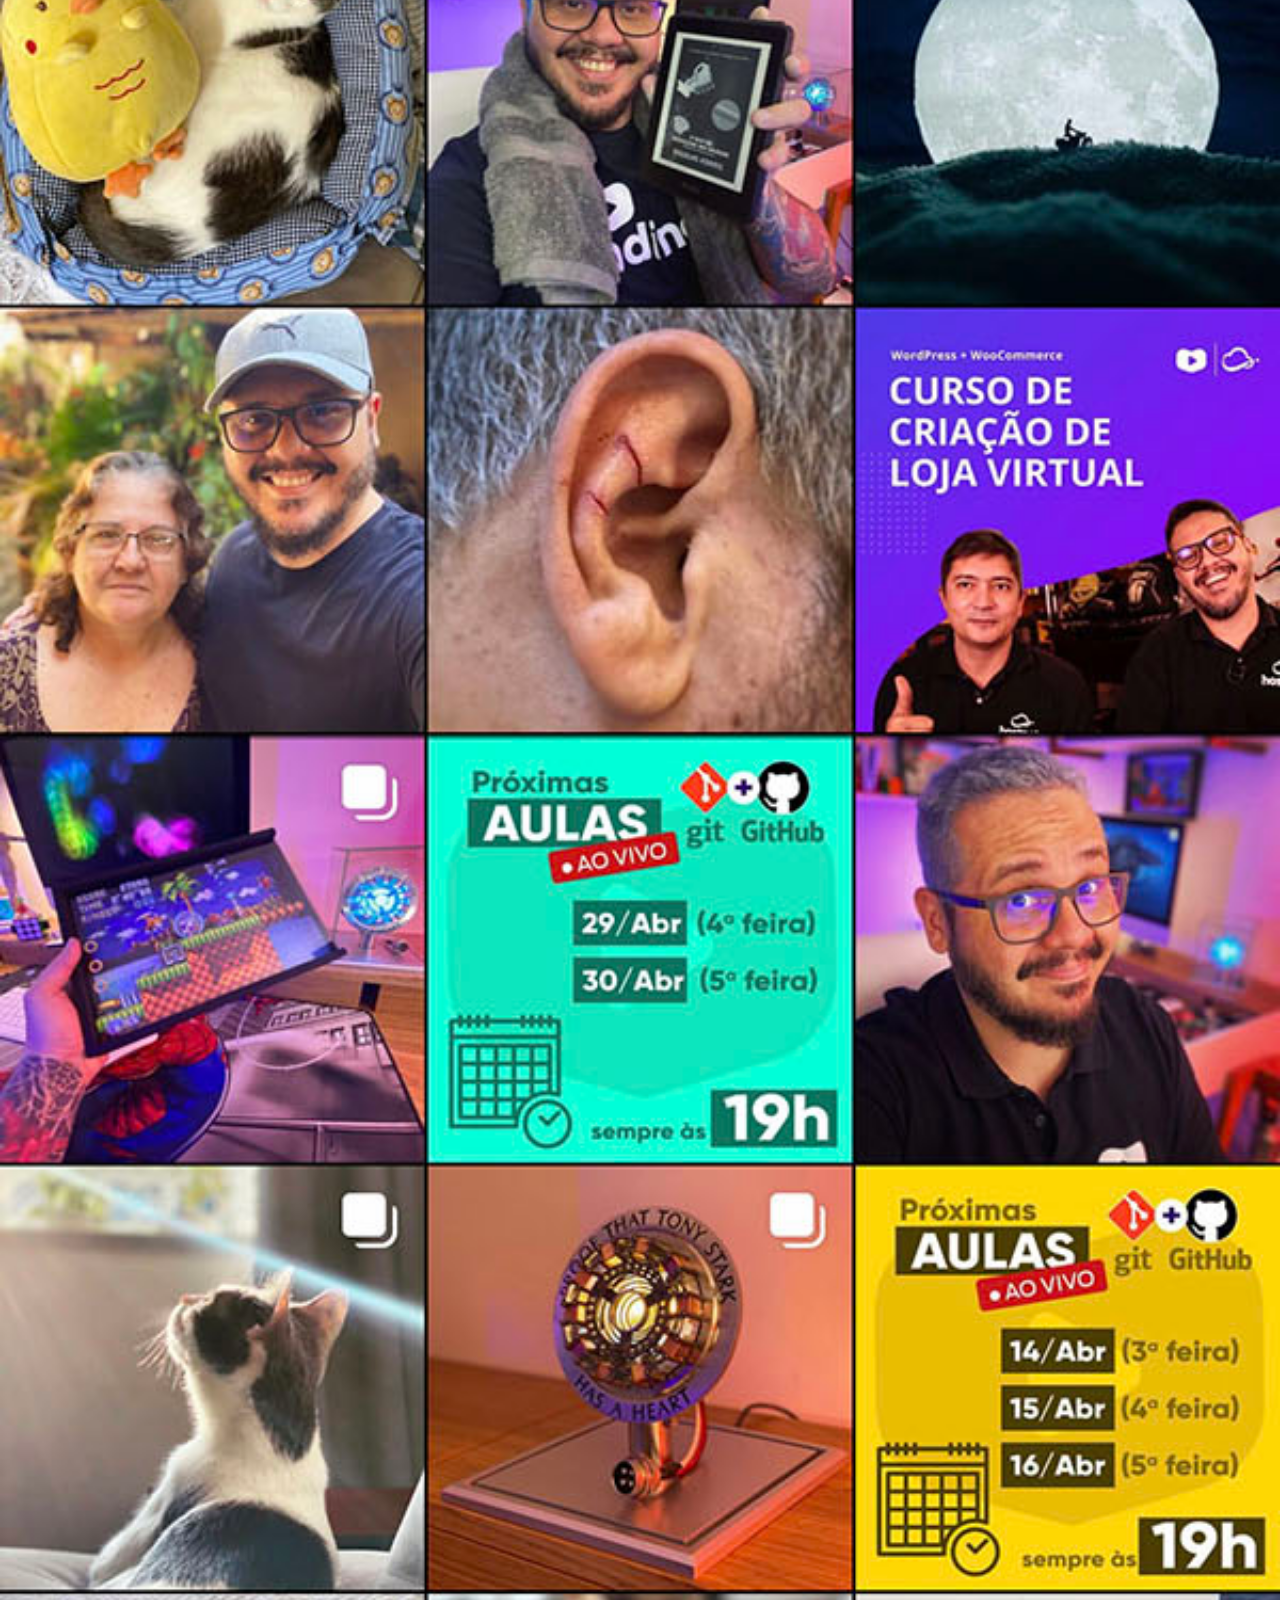
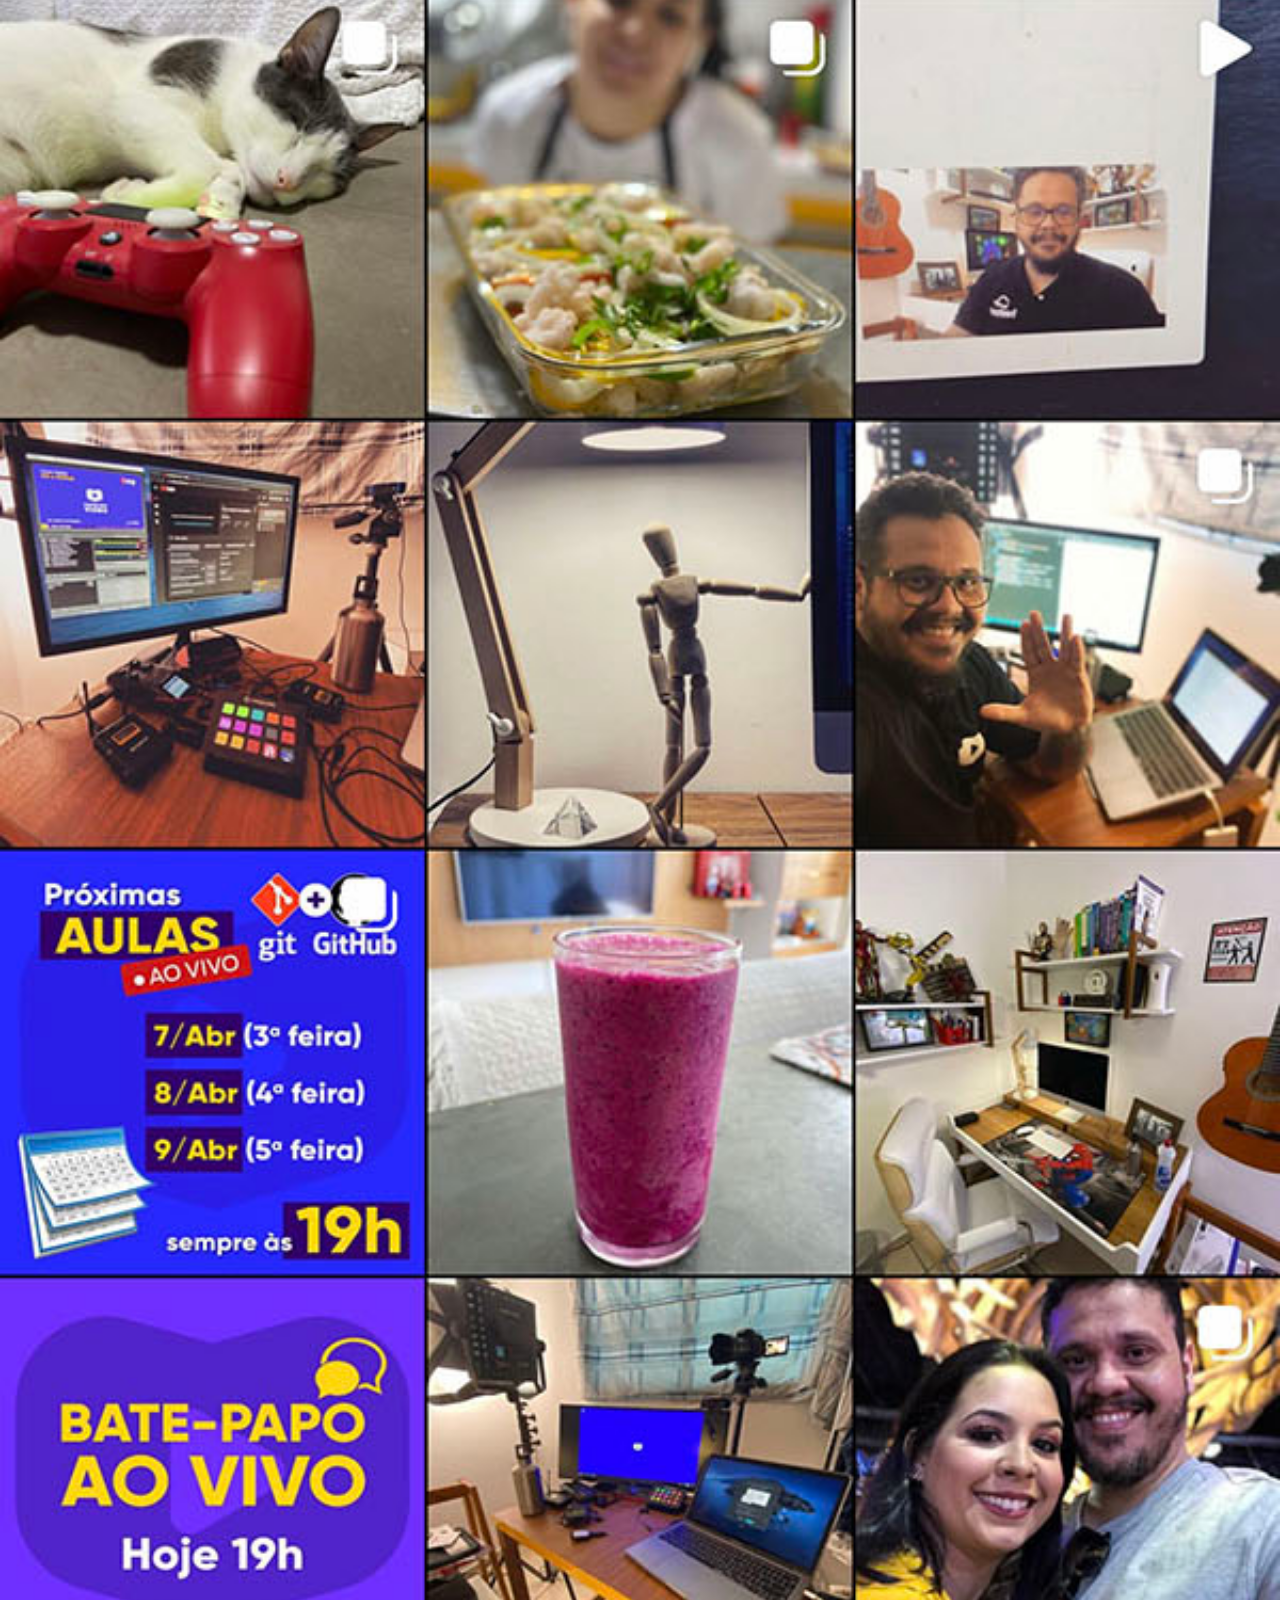
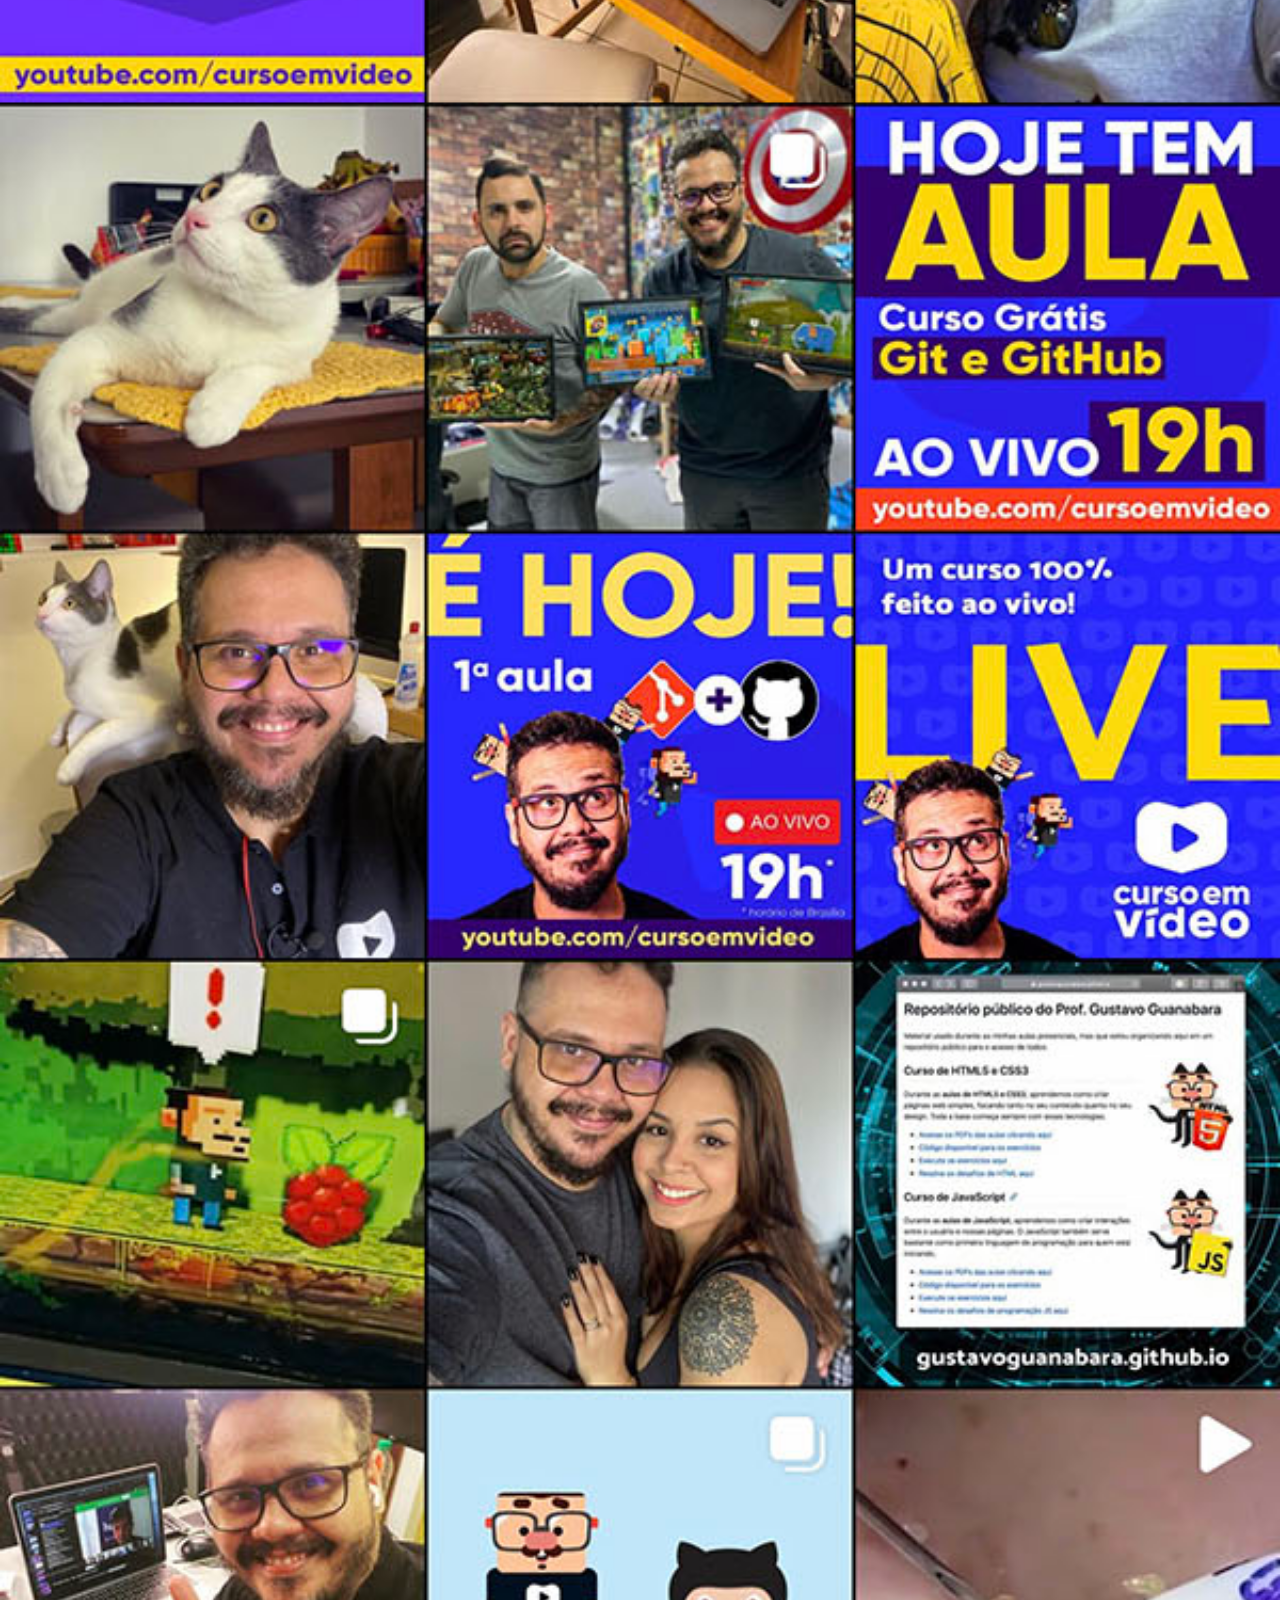
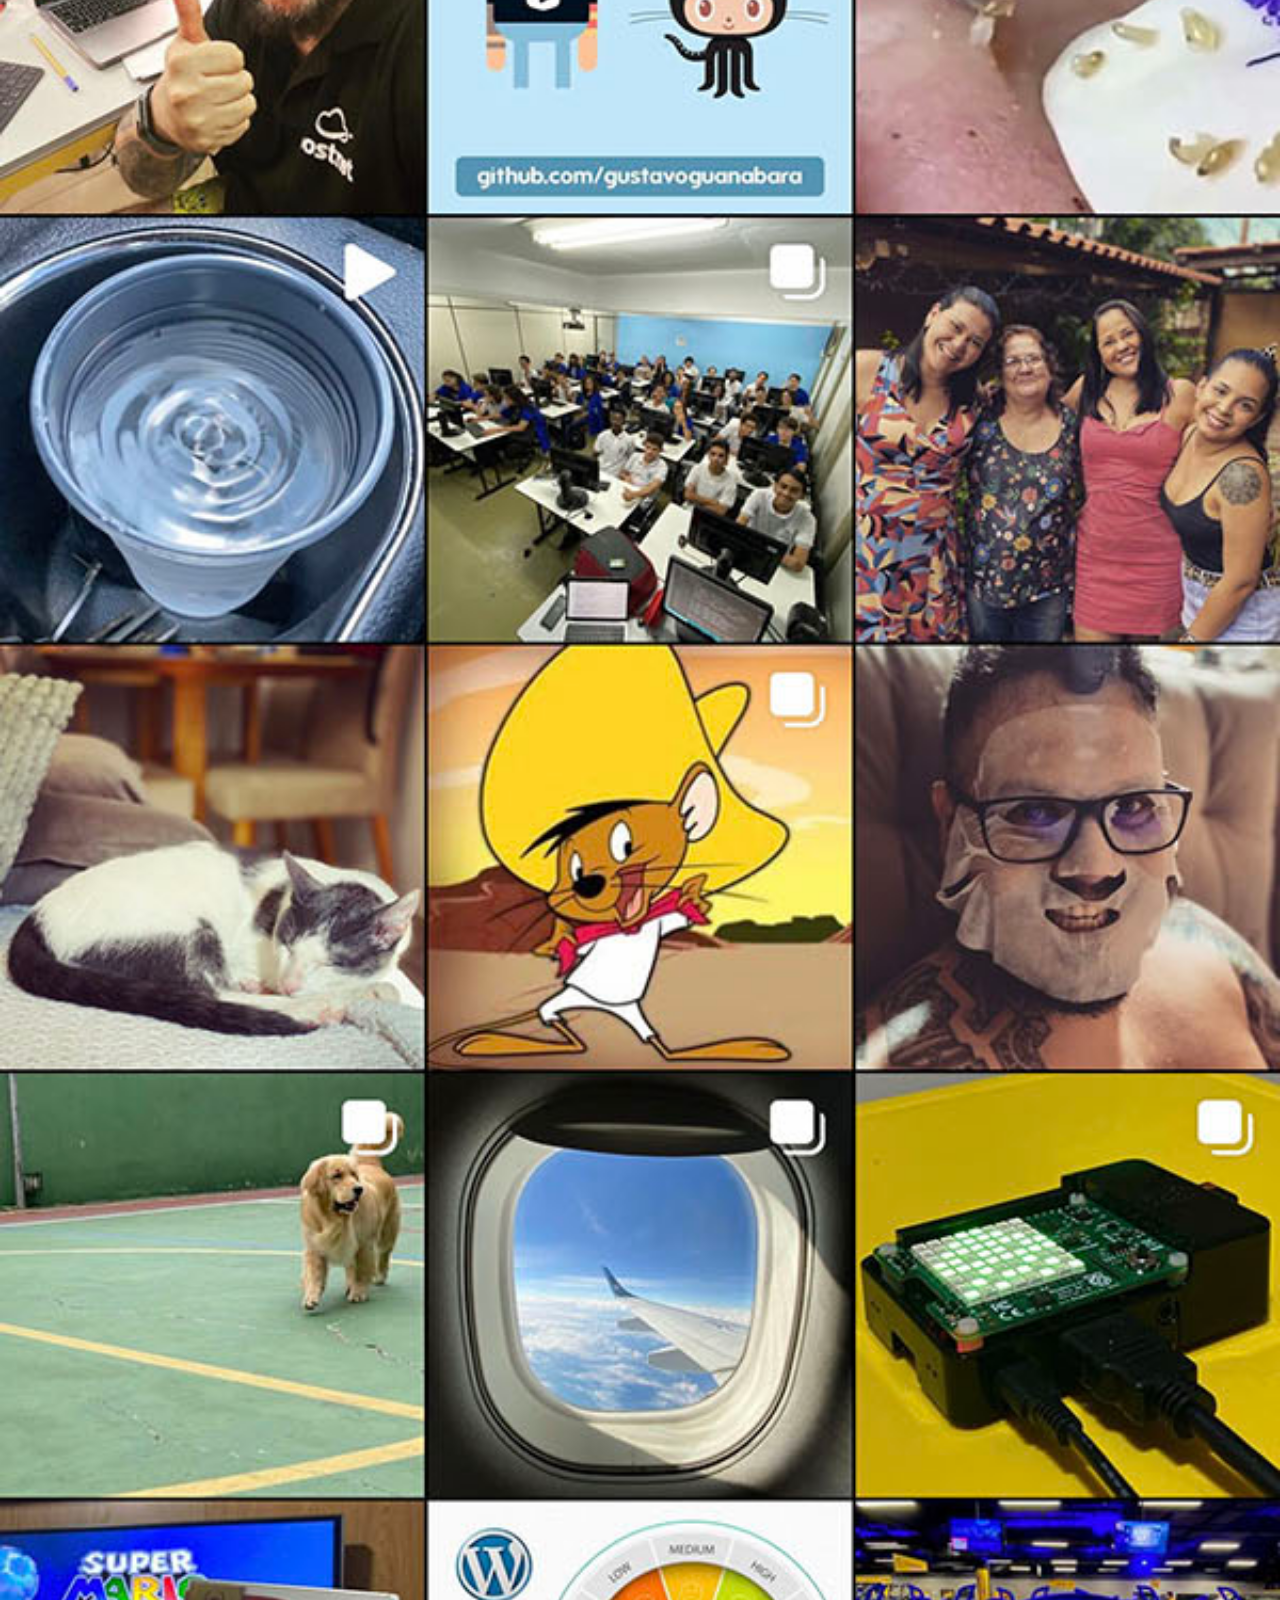
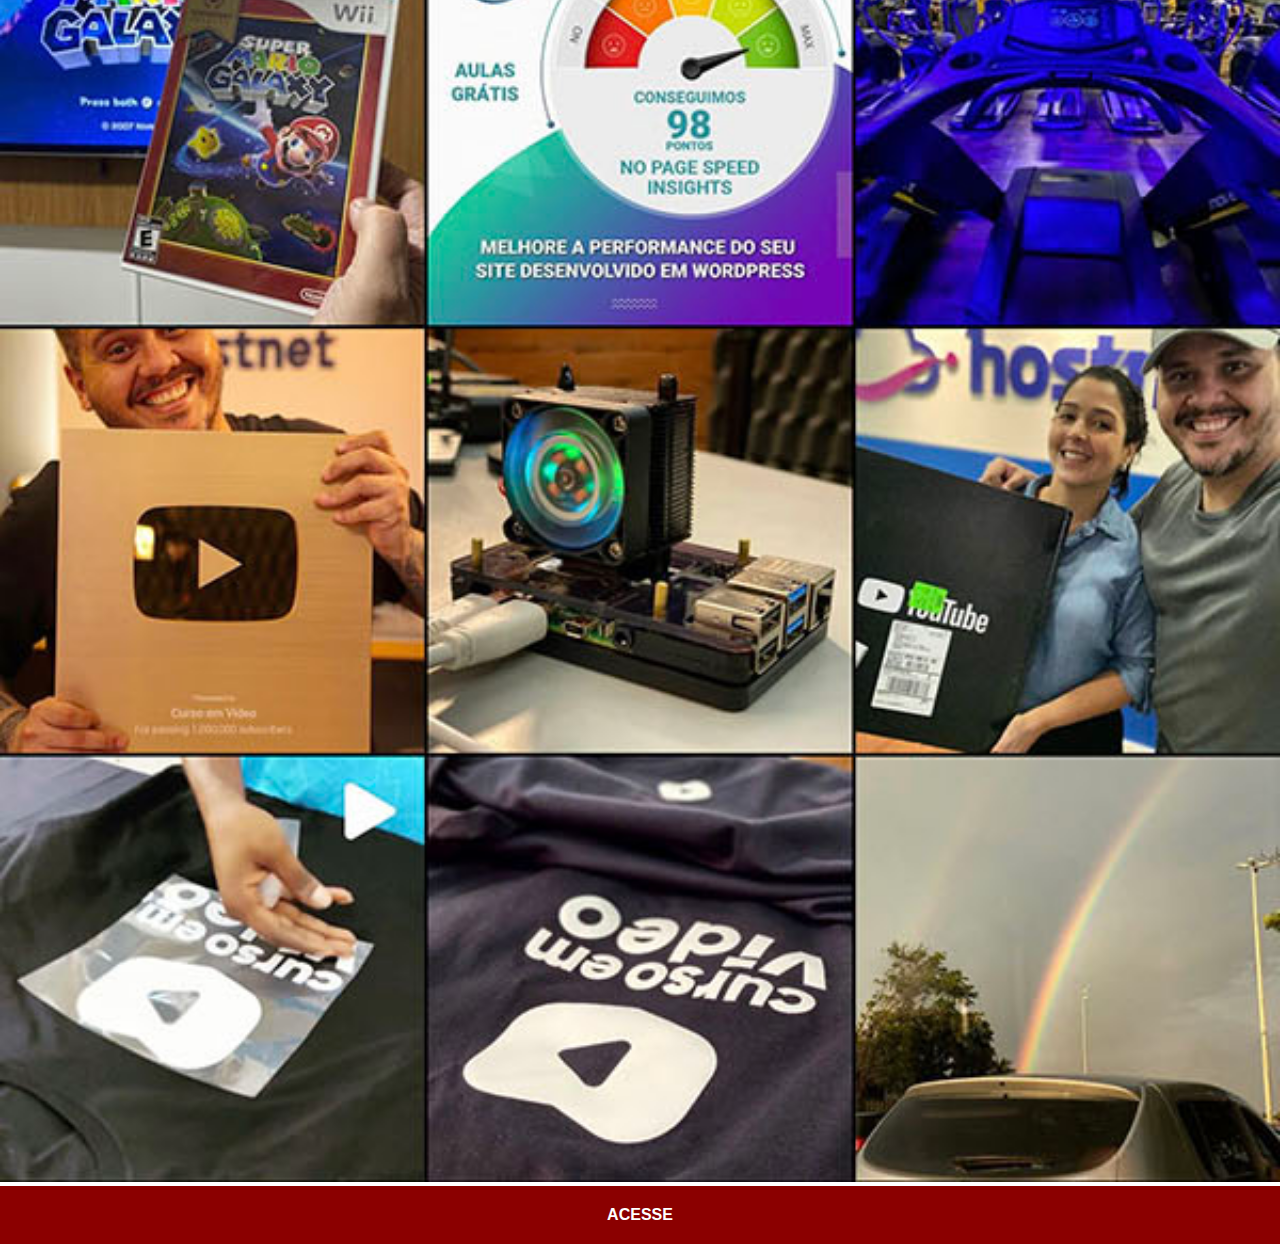
<file: instagram.html>
<!DOCTYPE html>
<html lang="pt-br">
<head>
    <meta charset="UTF-8">
    <meta http-equiv="X-UA-Compatible" content="IE=edge">
    <meta name="viewport" content="width=device-width, initial-scale=1.0">
    <title>Instagram</title>
    <link rel="stylesheet" href="estilo/social.css">
</head>
<body>
    <img src="imagens/tela-instagram.jpg" alt="">
    <a href="https://www.instagram.com/gustavoguanabara" target="_blank">ACESSE</a>
</body>
</html>
</file>
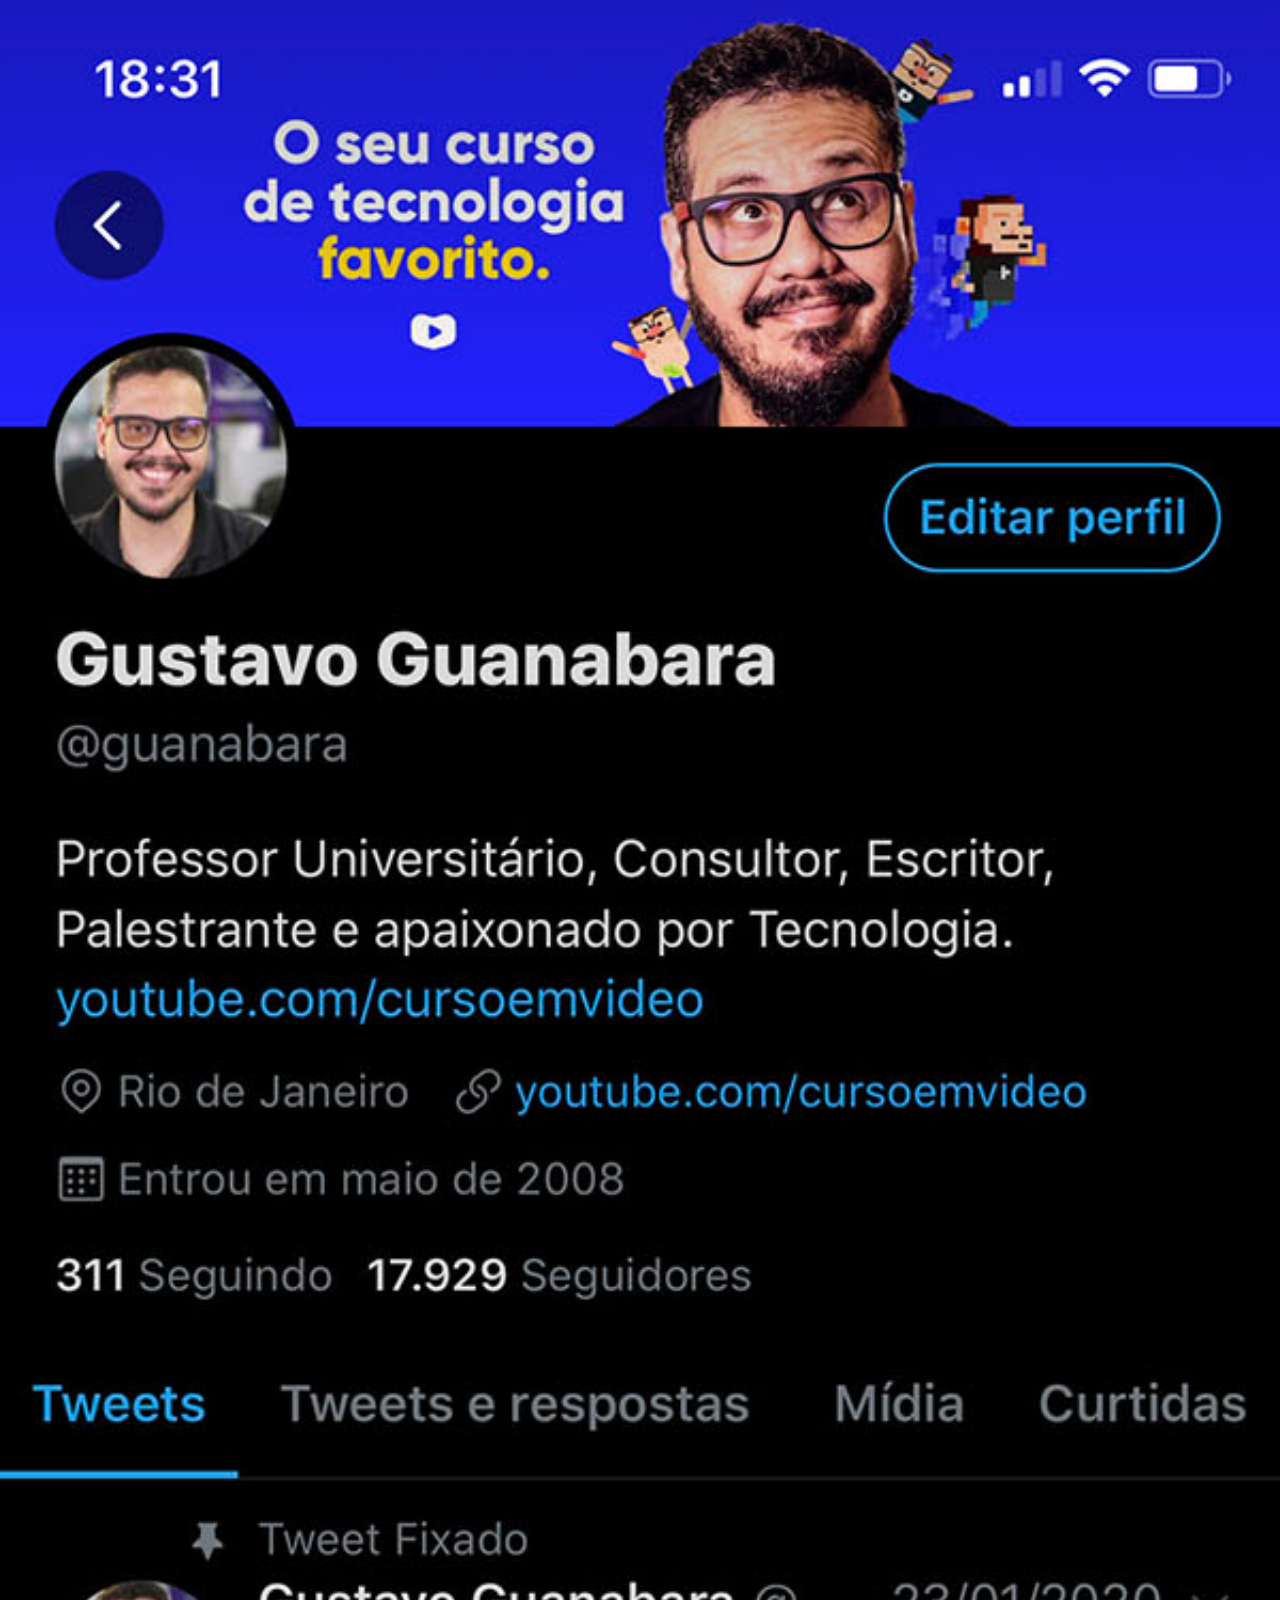
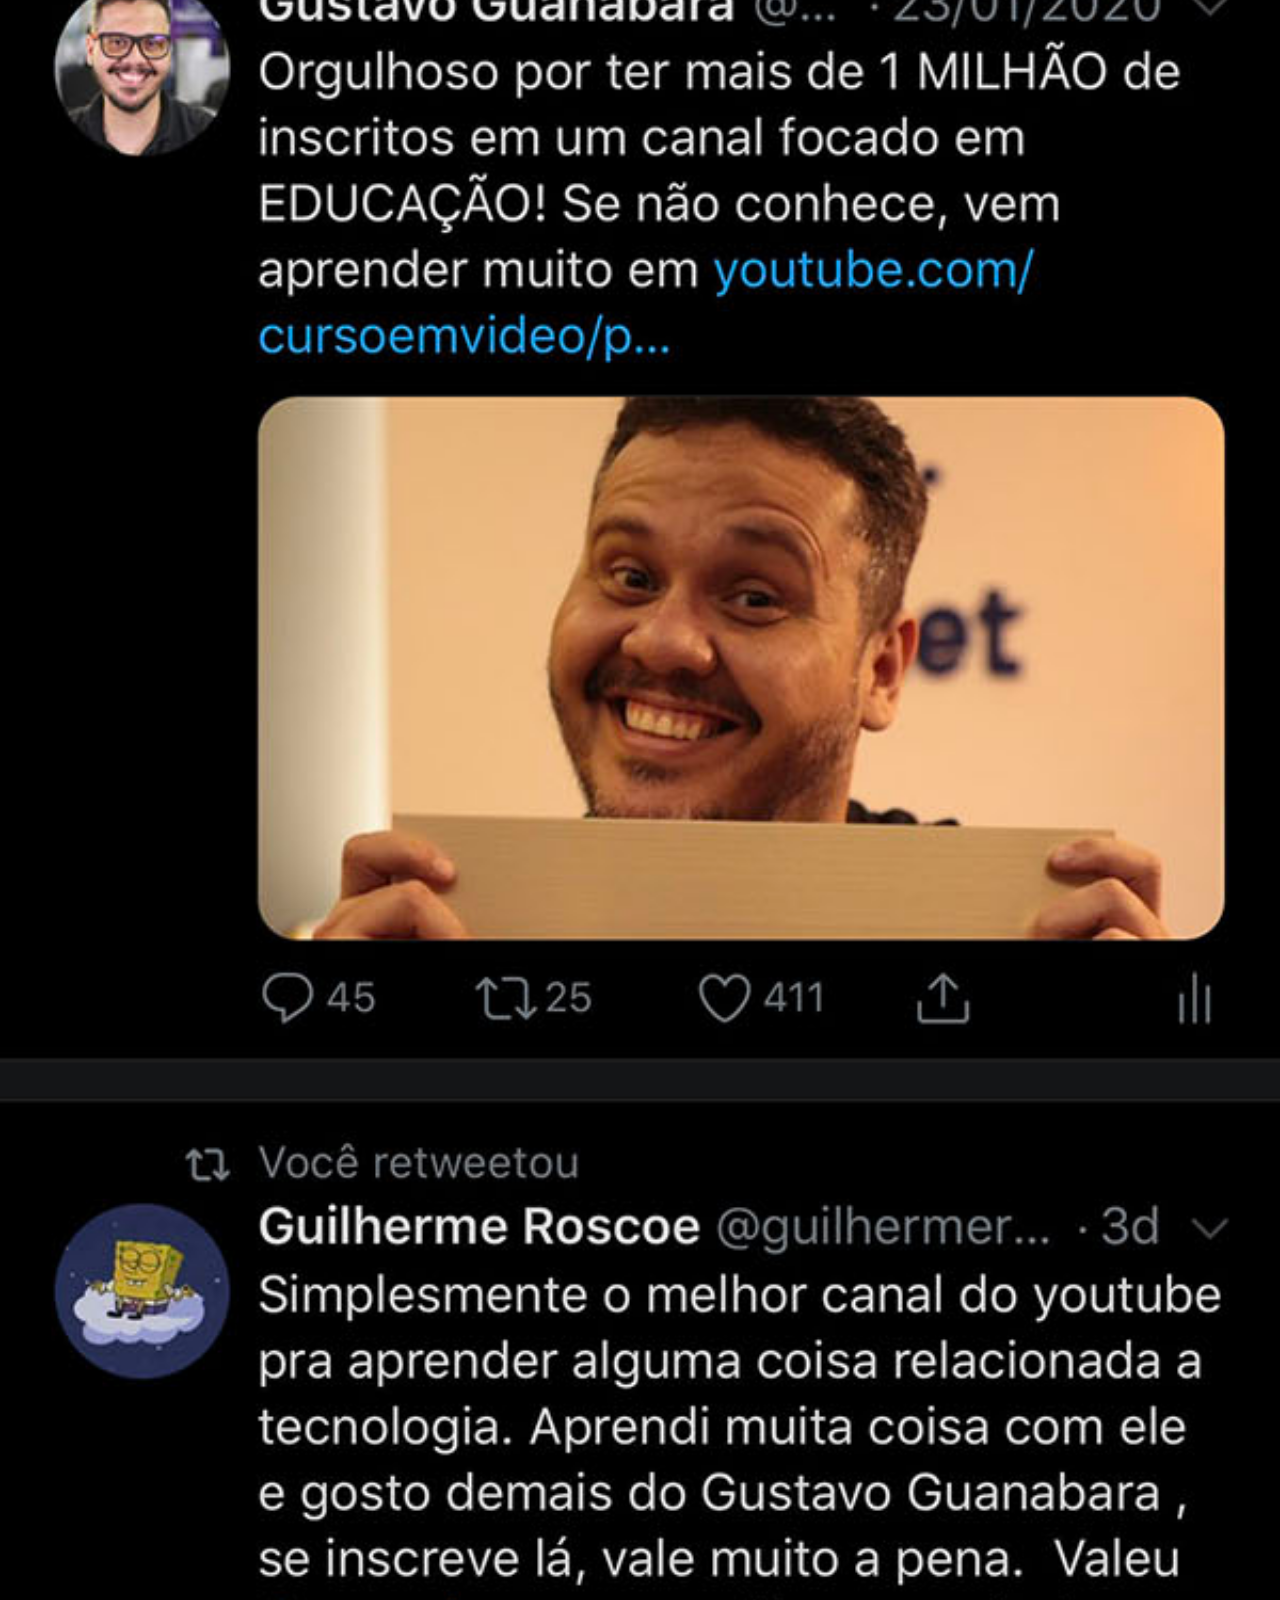
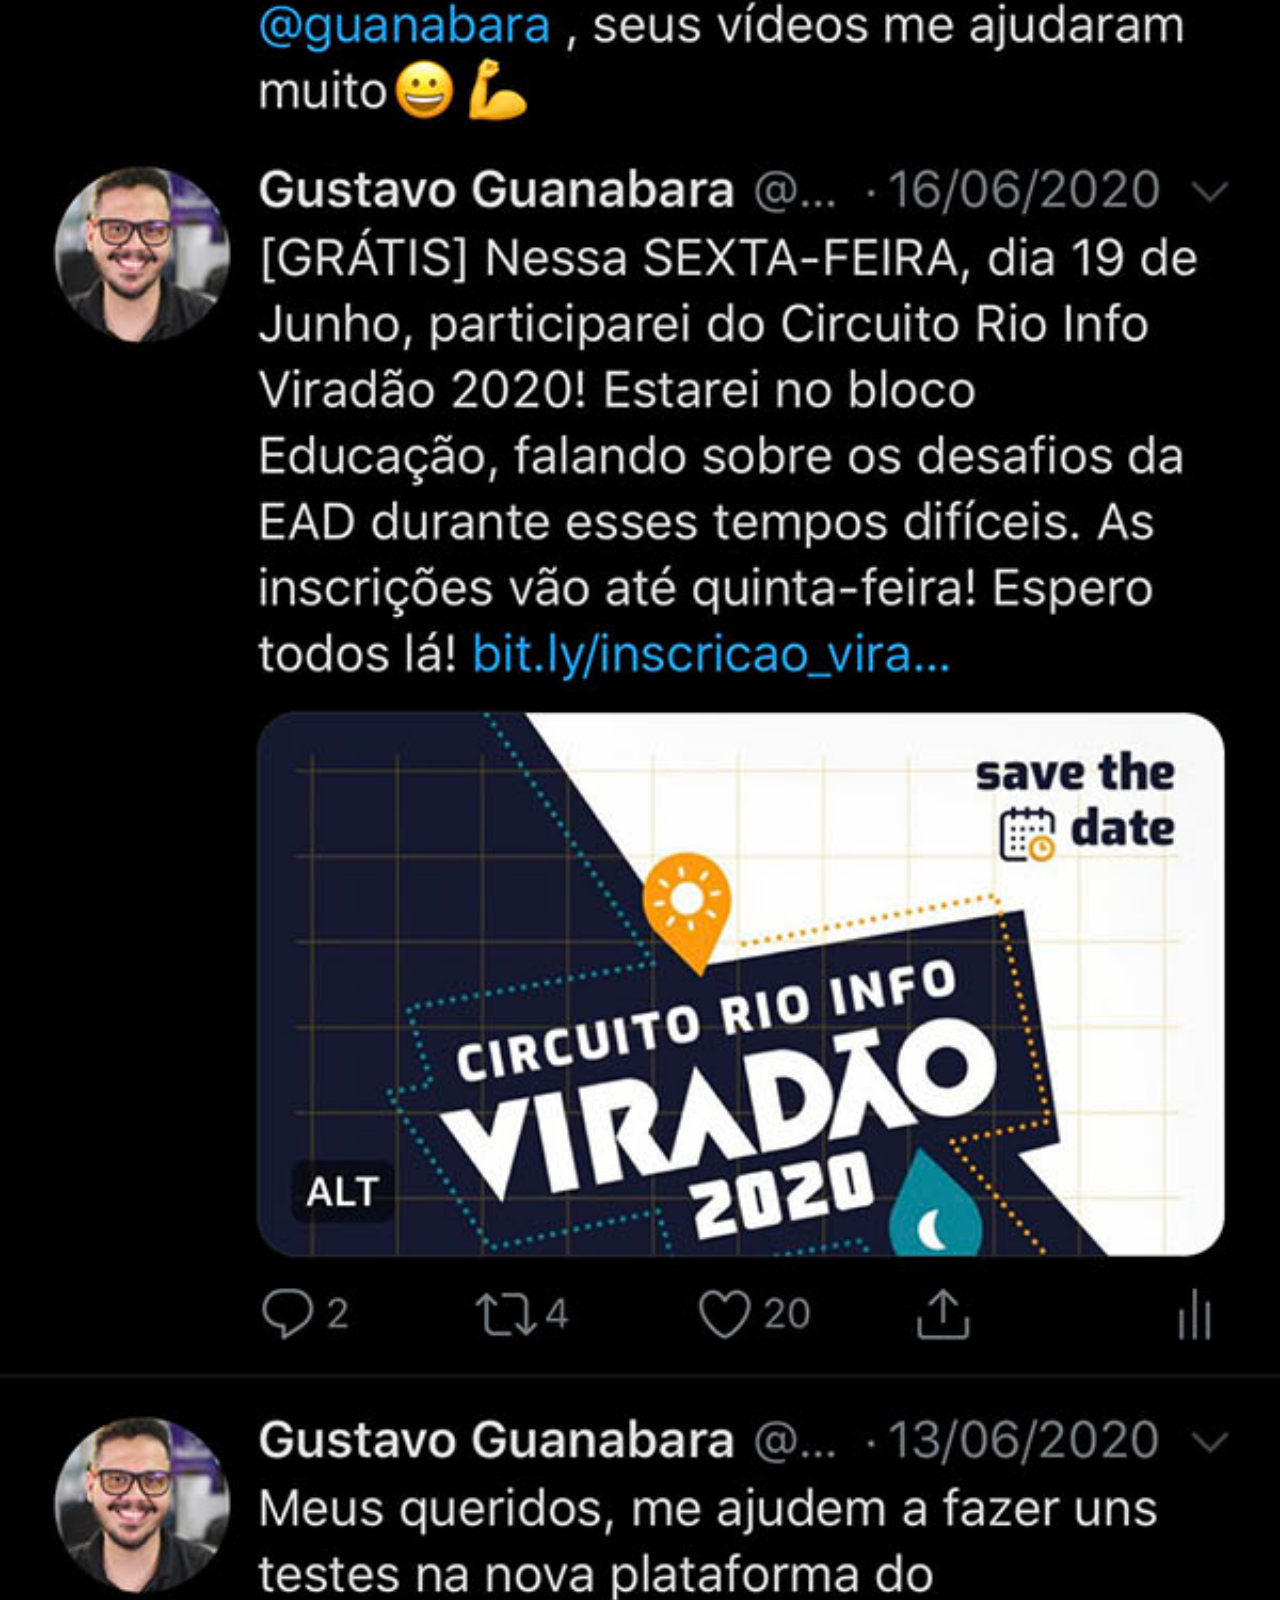
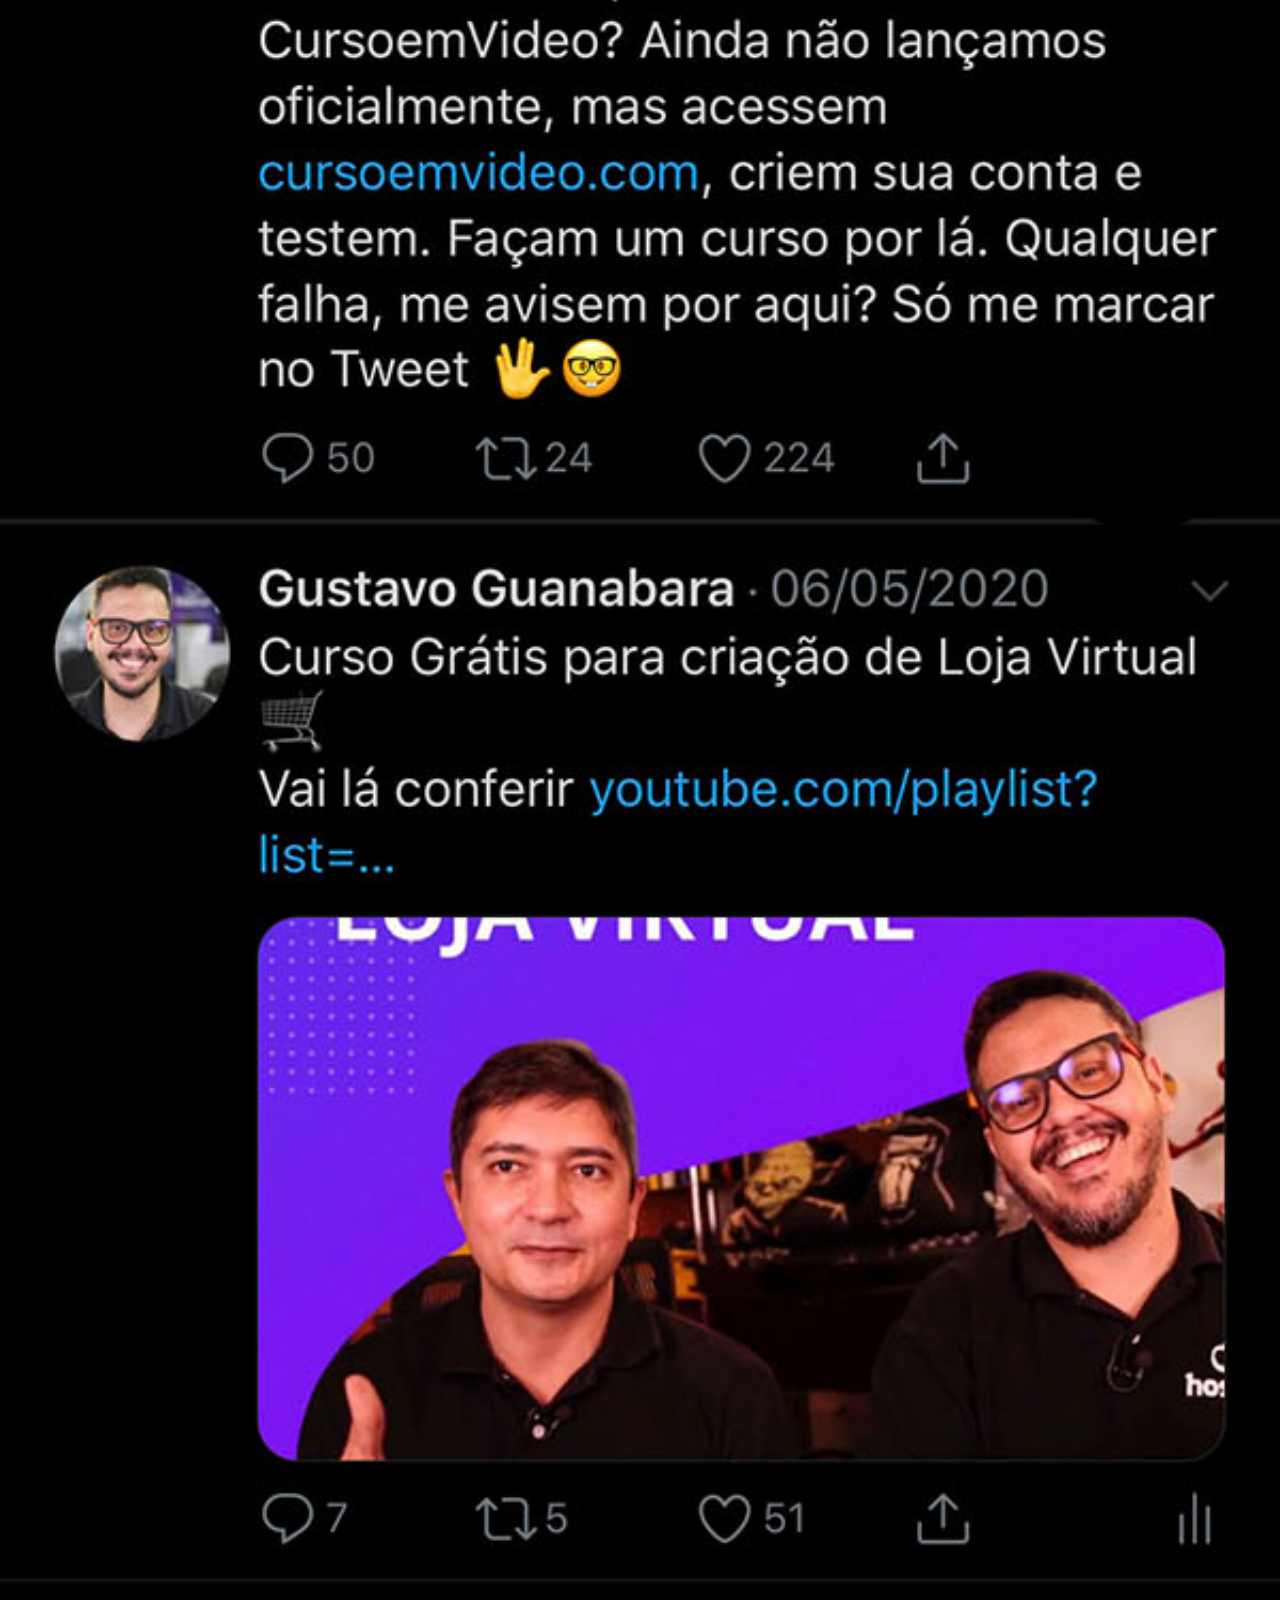
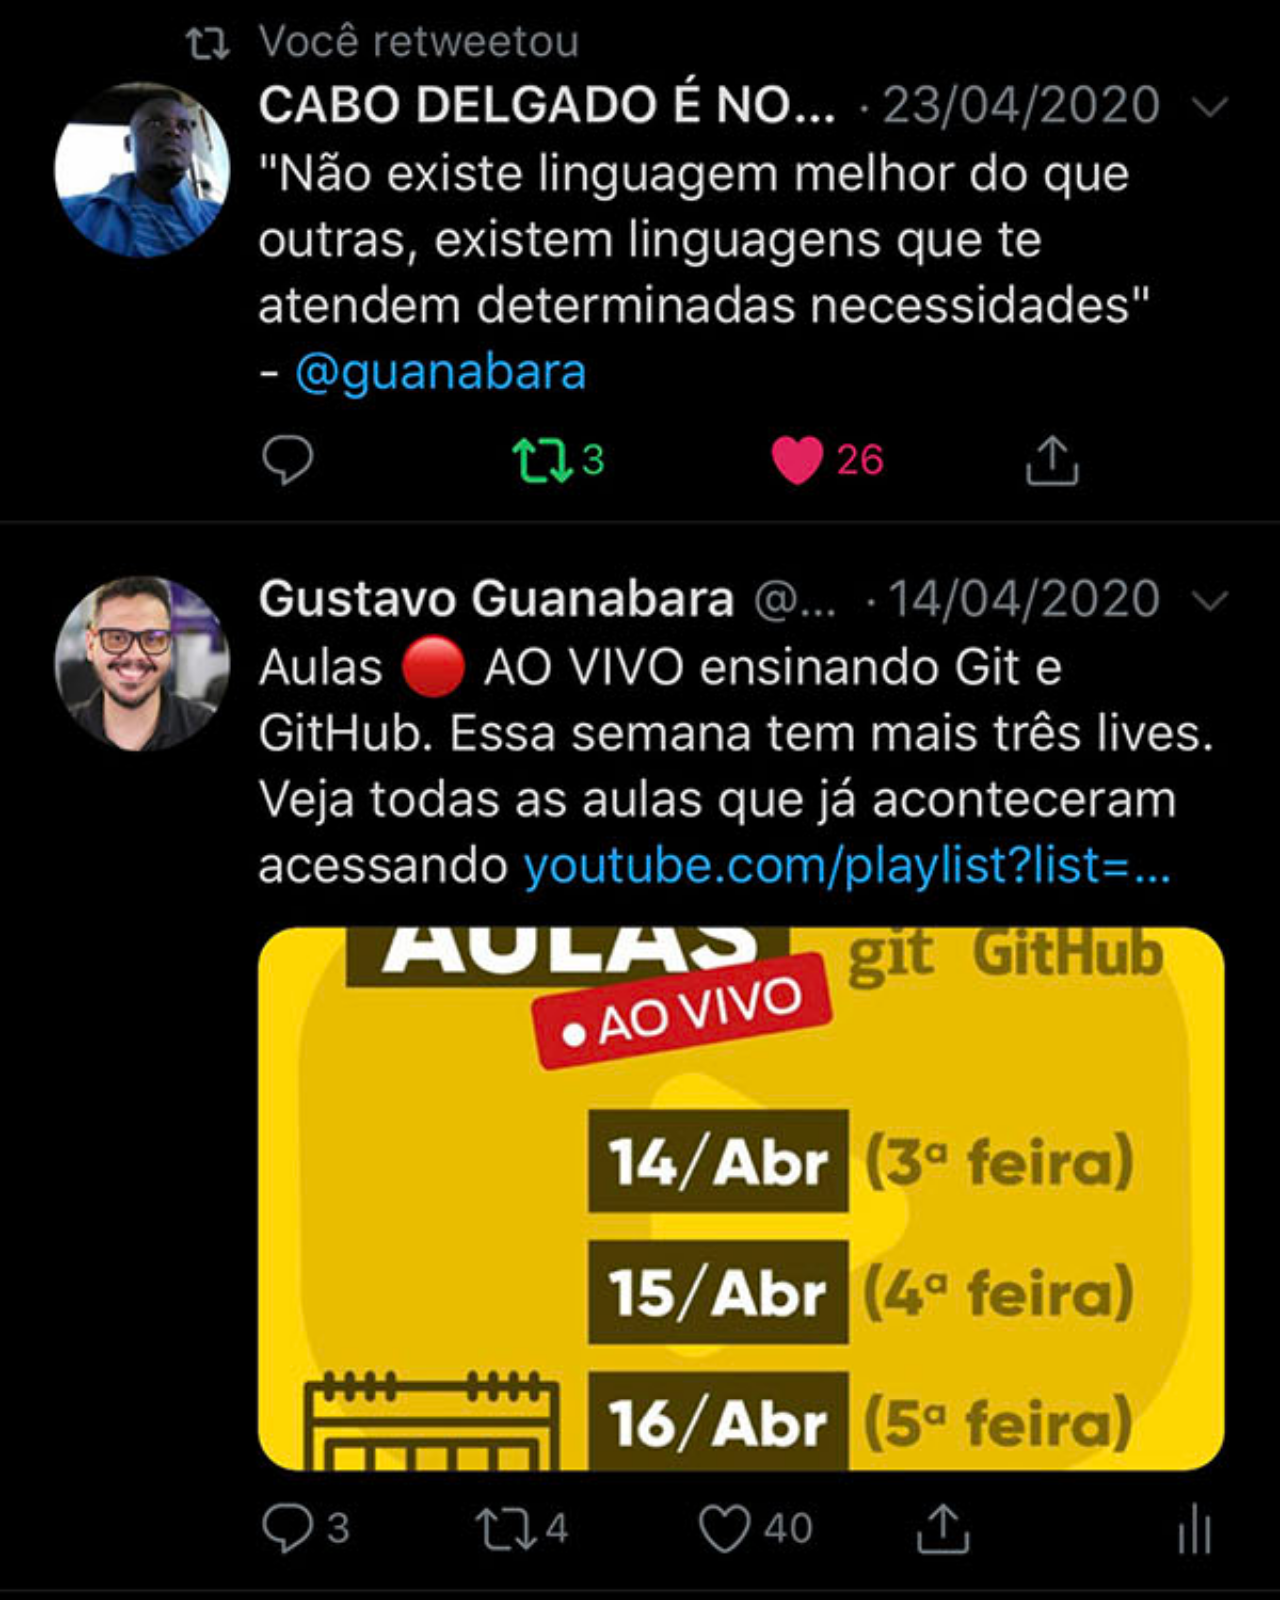
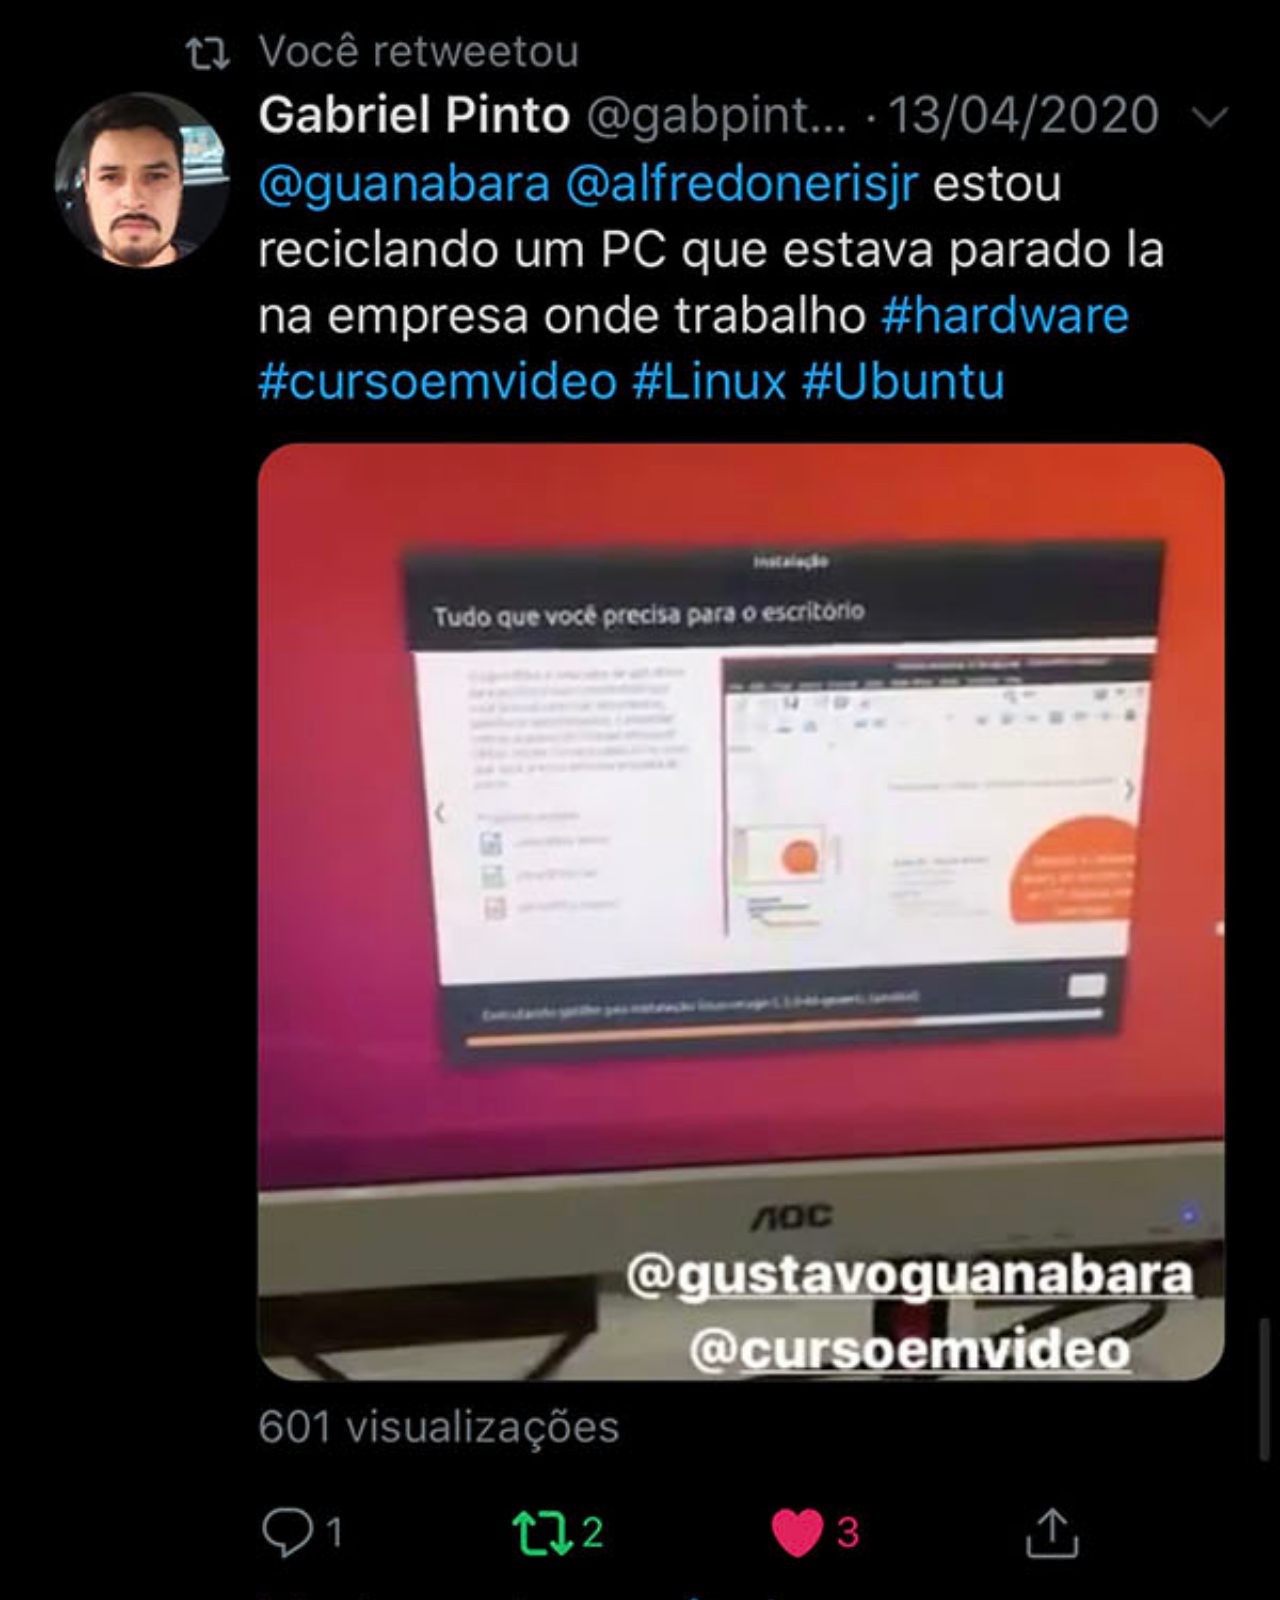
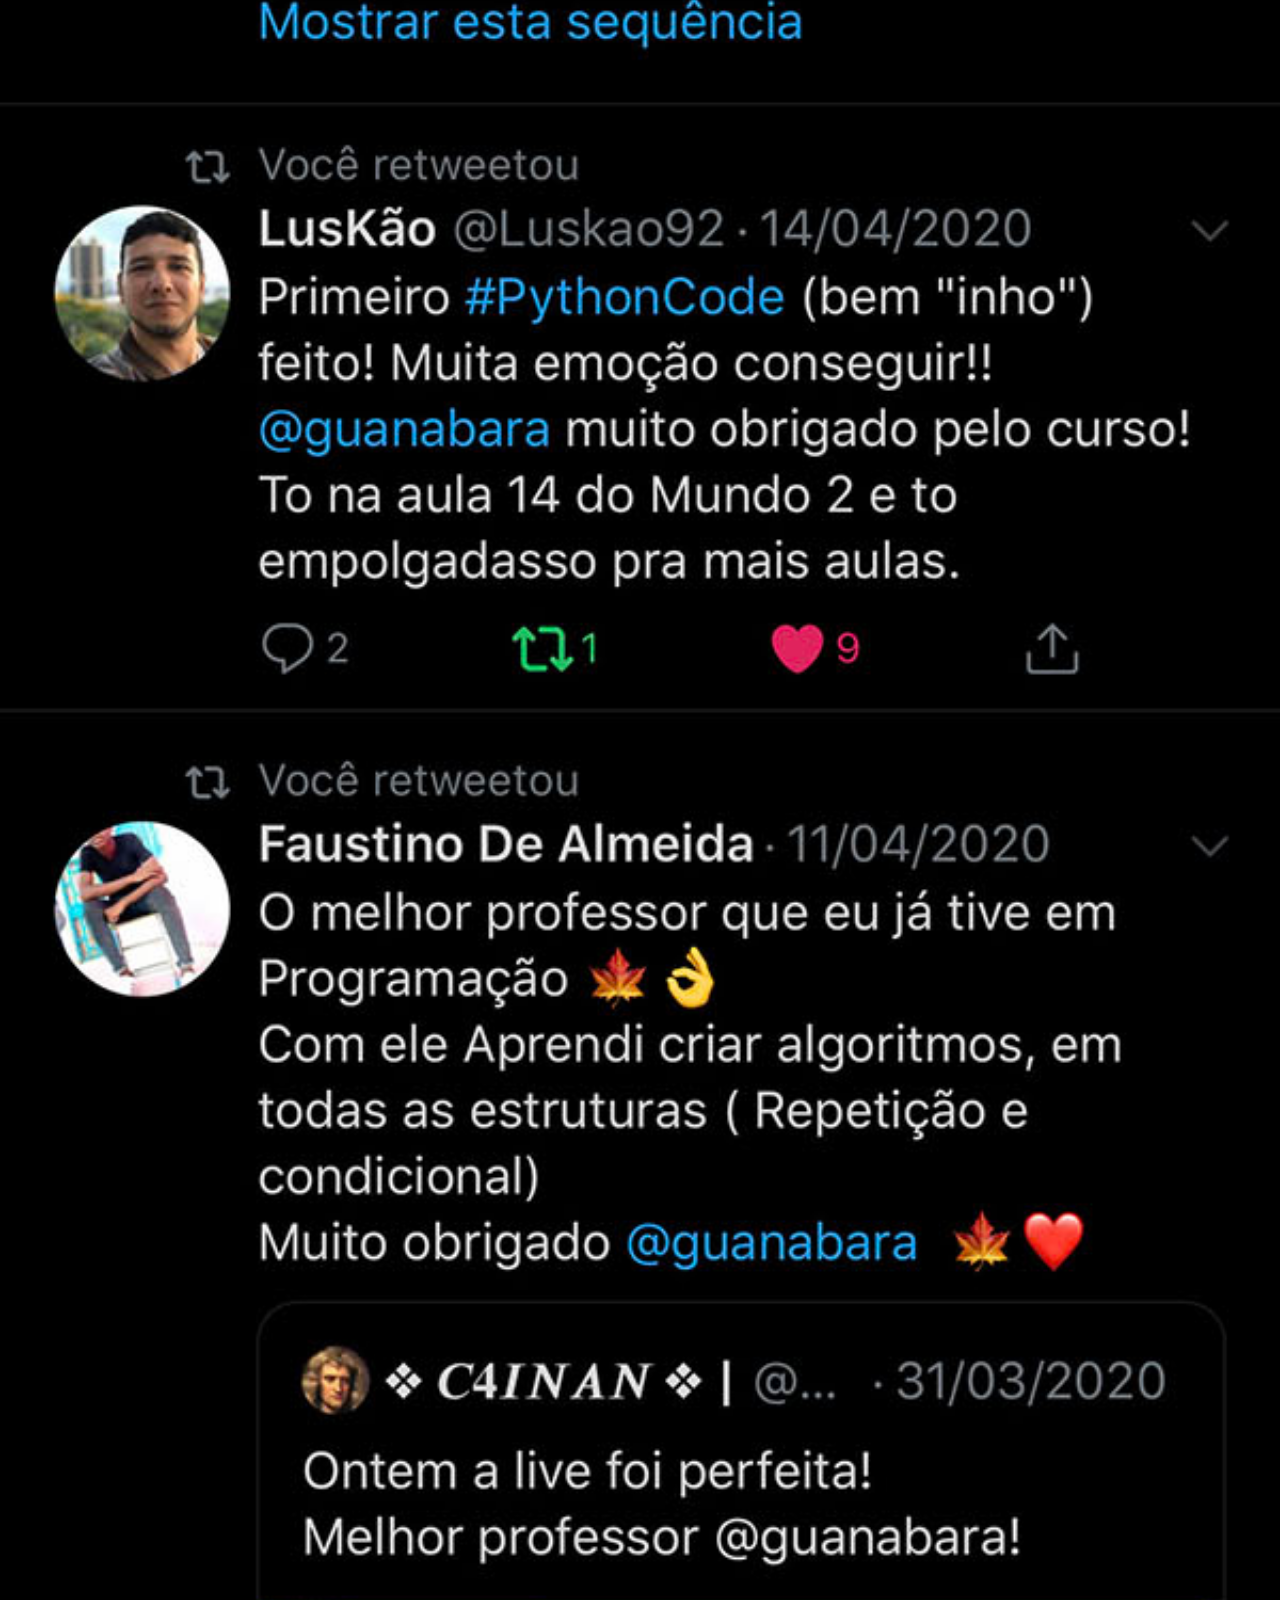
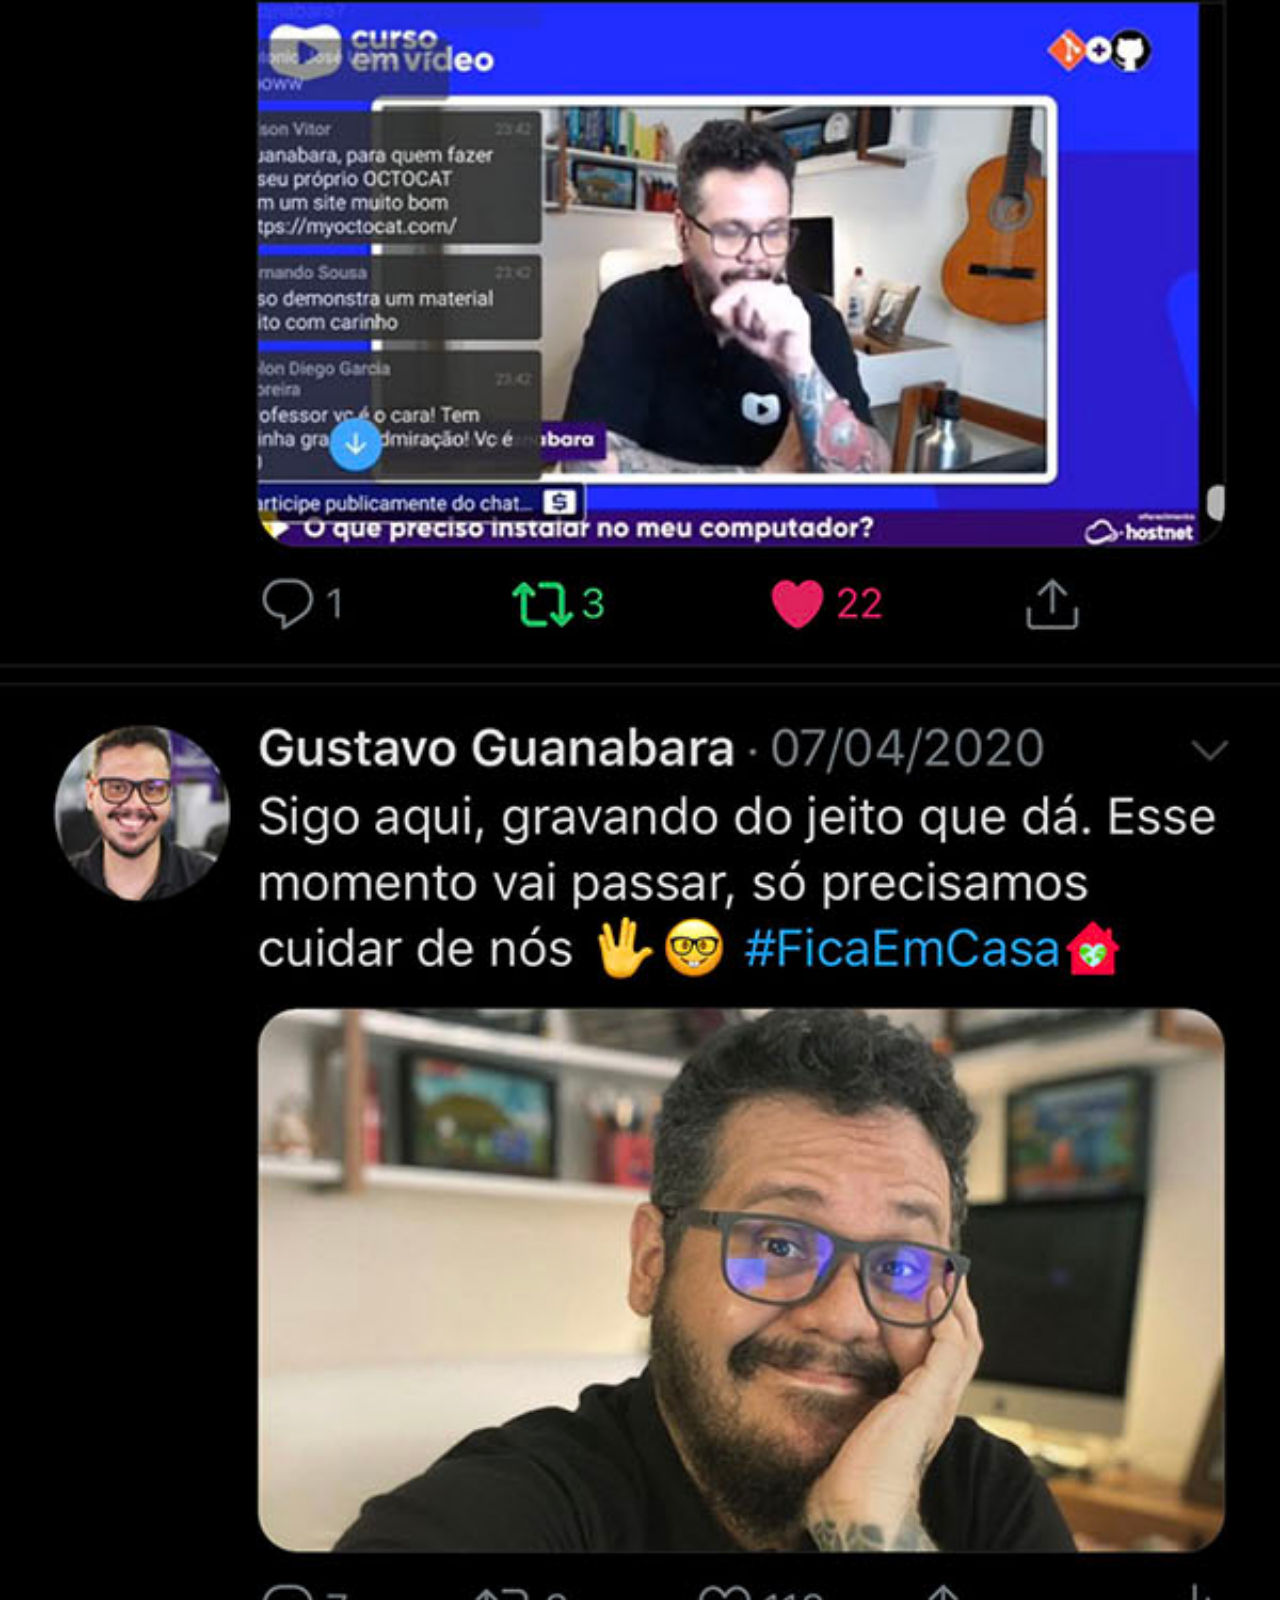
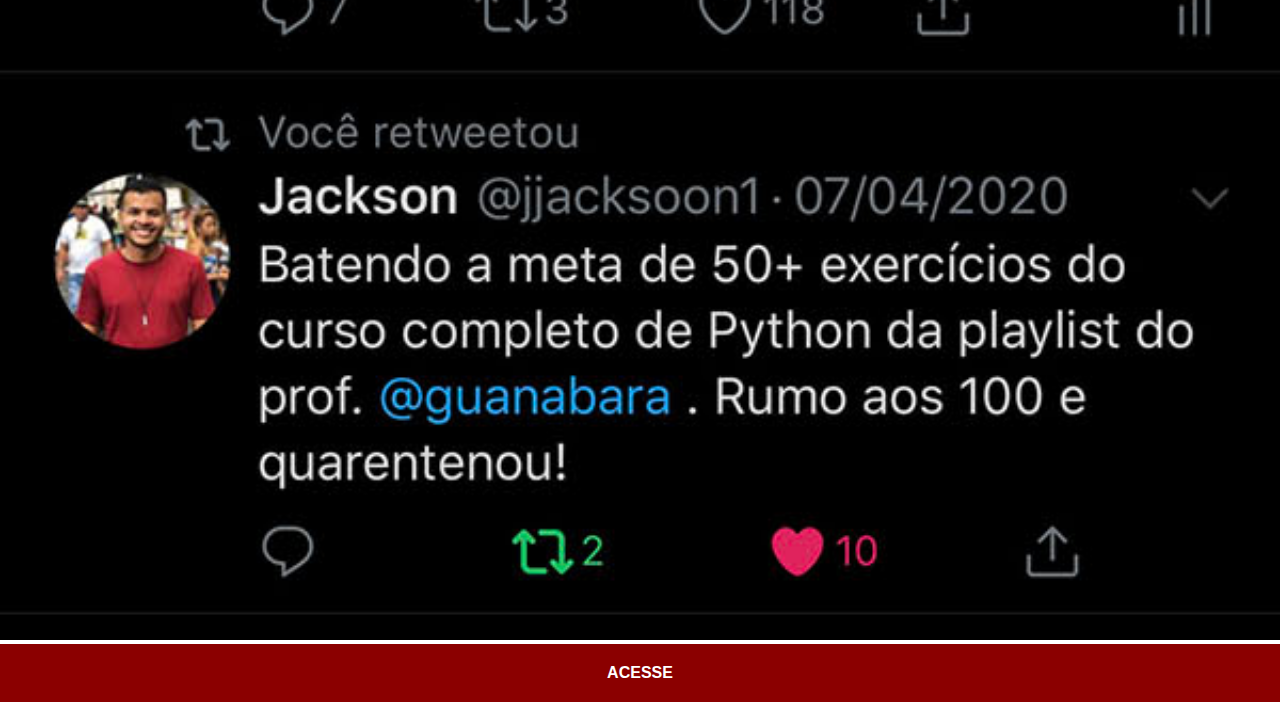
<file: twitter.html>
<!DOCTYPE html>
<html lang="pt-br">
<head>
    <meta charset="UTF-8">
    <meta http-equiv="X-UA-Compatible" content="IE=edge">
    <meta name="viewport" content="width=device-width, initial-scale=1.0">
    <title>Twitter</title>
    <link rel="stylesheet" href="estilo/social.css">
</head>
<body>
    <img src="imagens/tela-twitter.jpg" alt="">
    <a href="https://www.twitter.com/guanabara/" target="_blank">ACESSE</a>
</body>
</html>
</file>
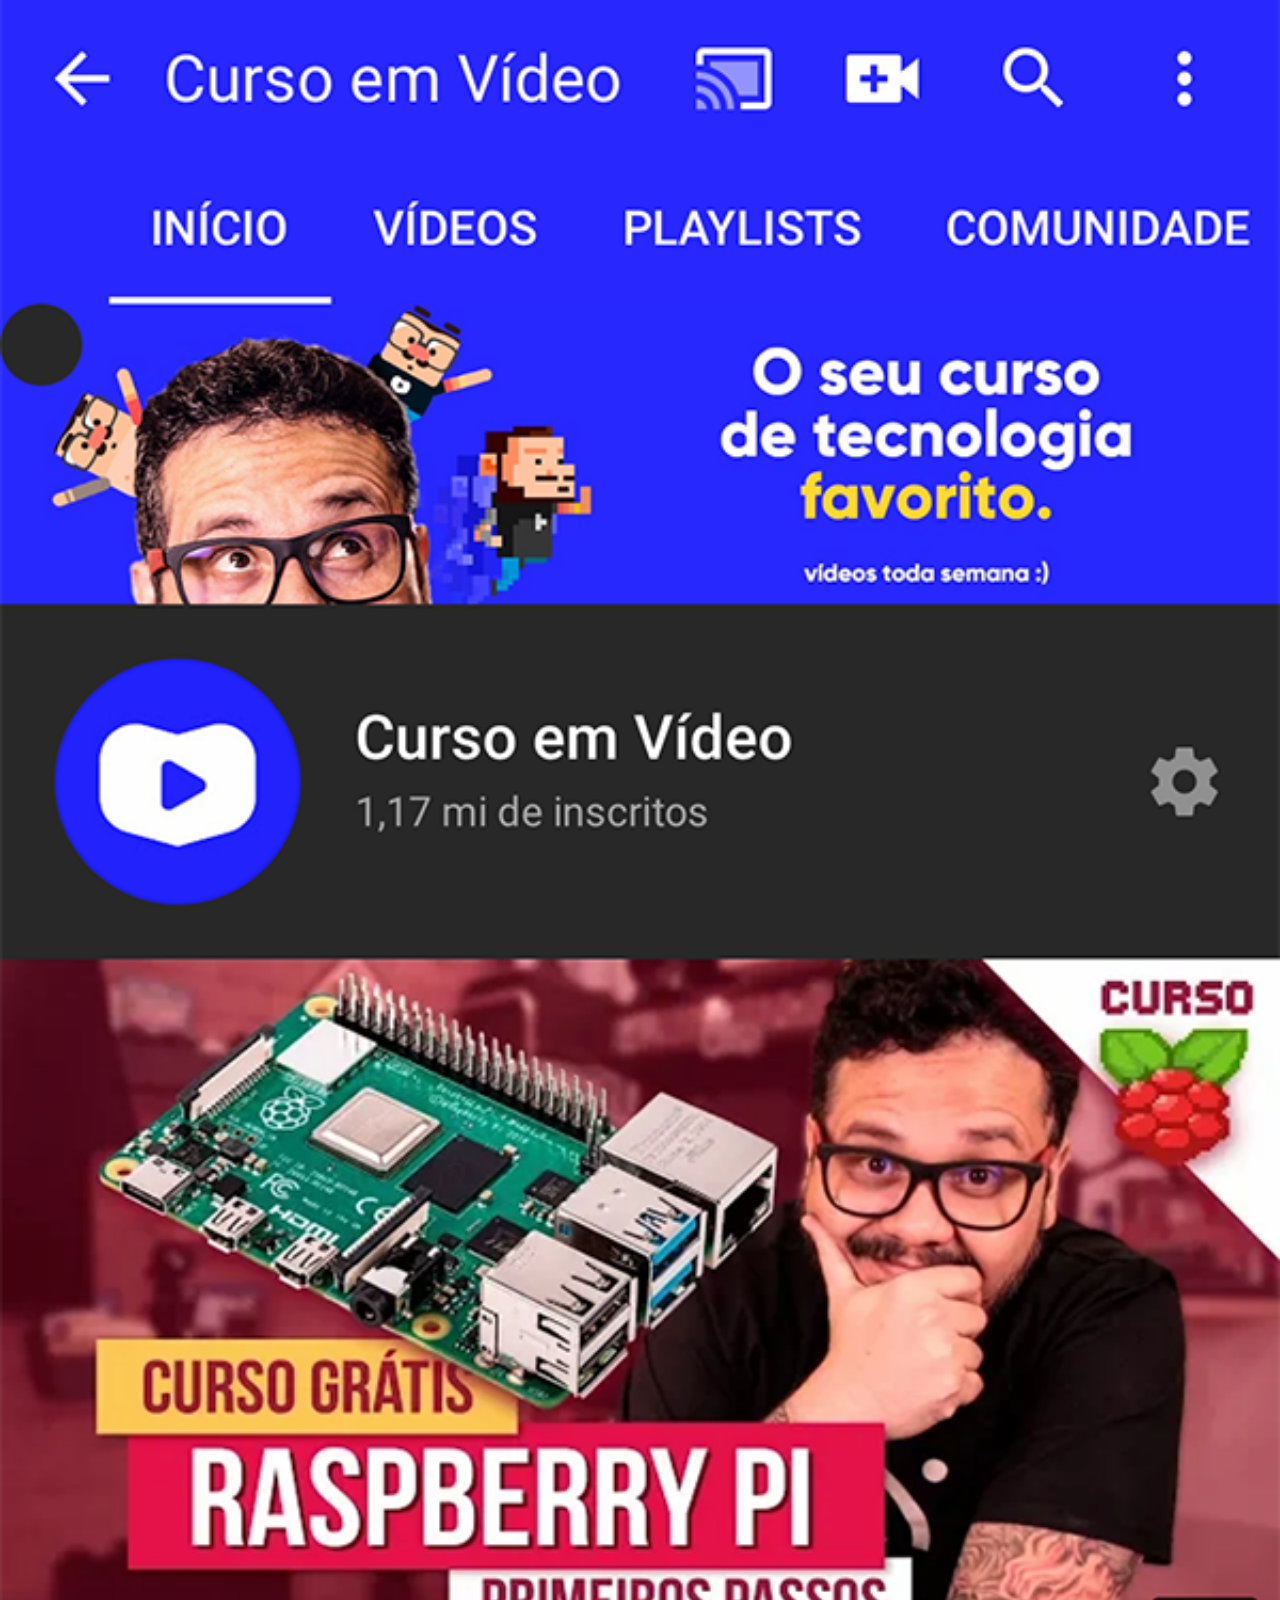
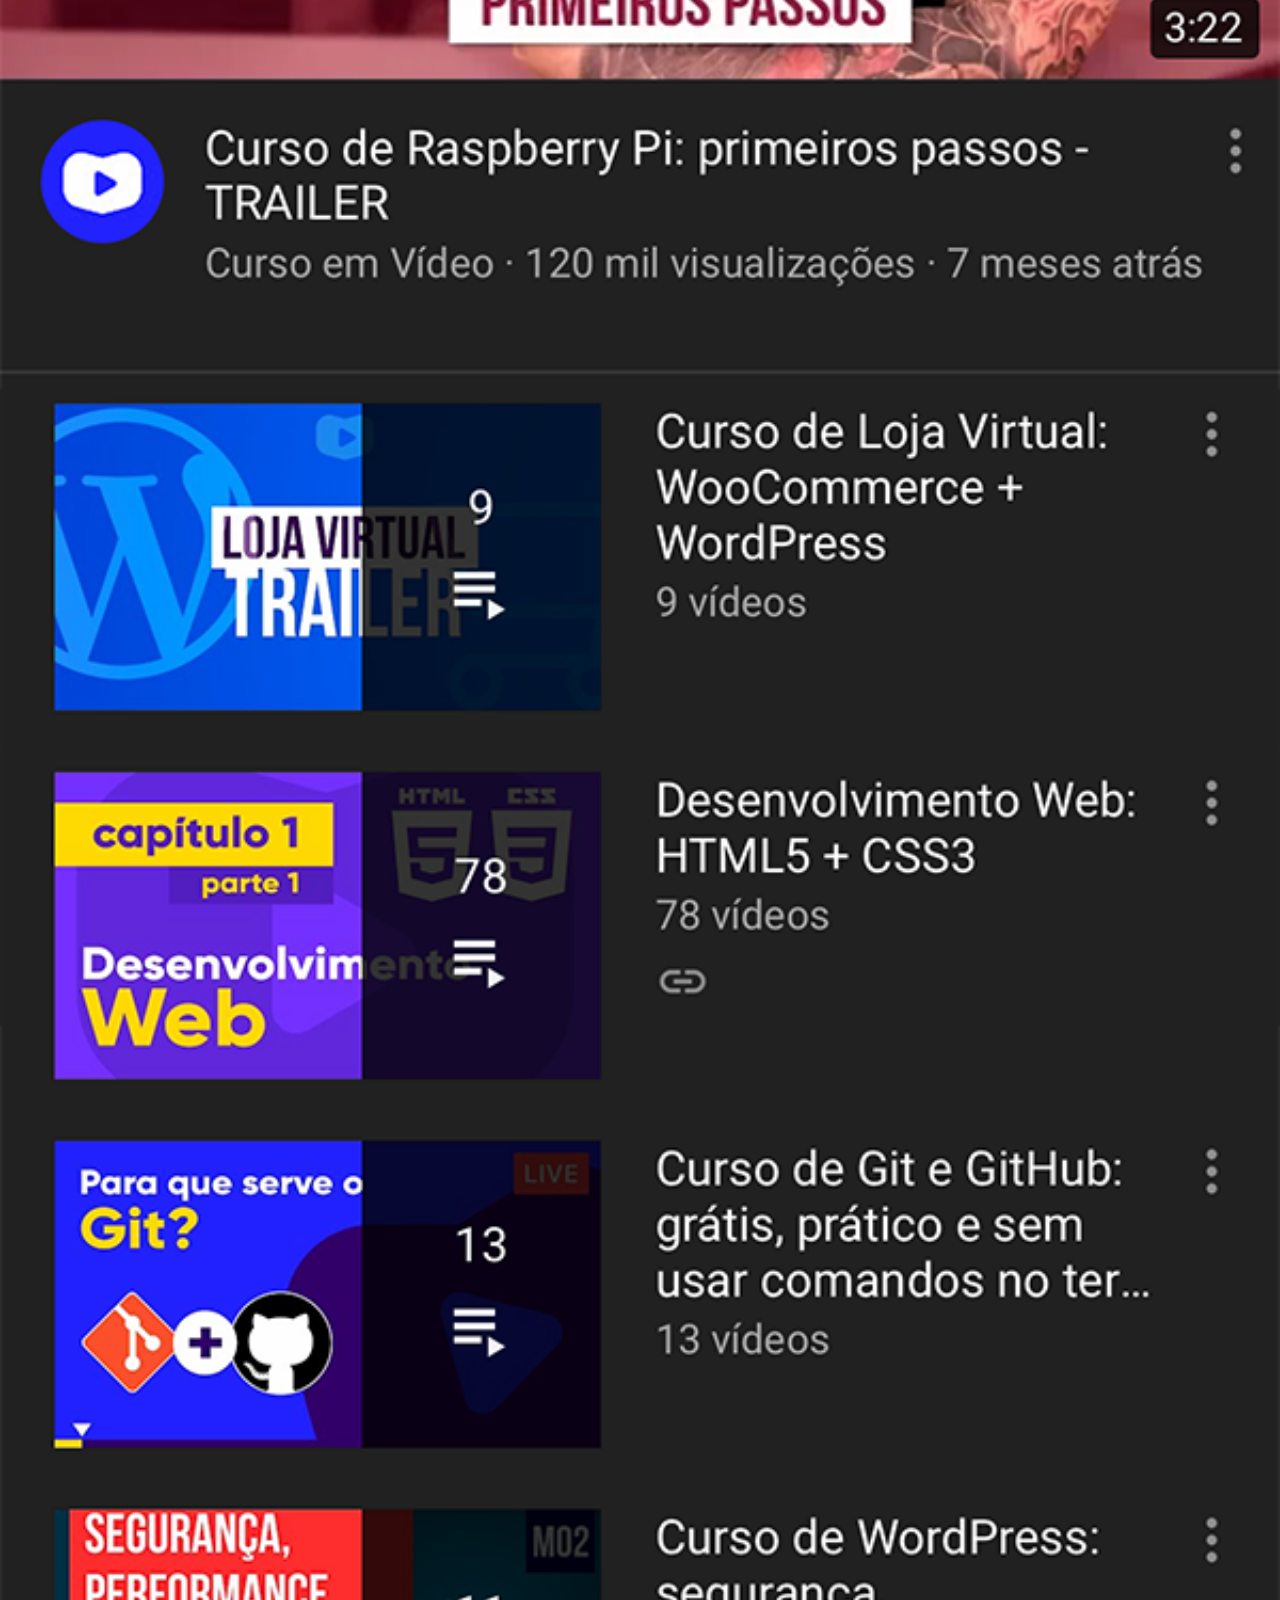
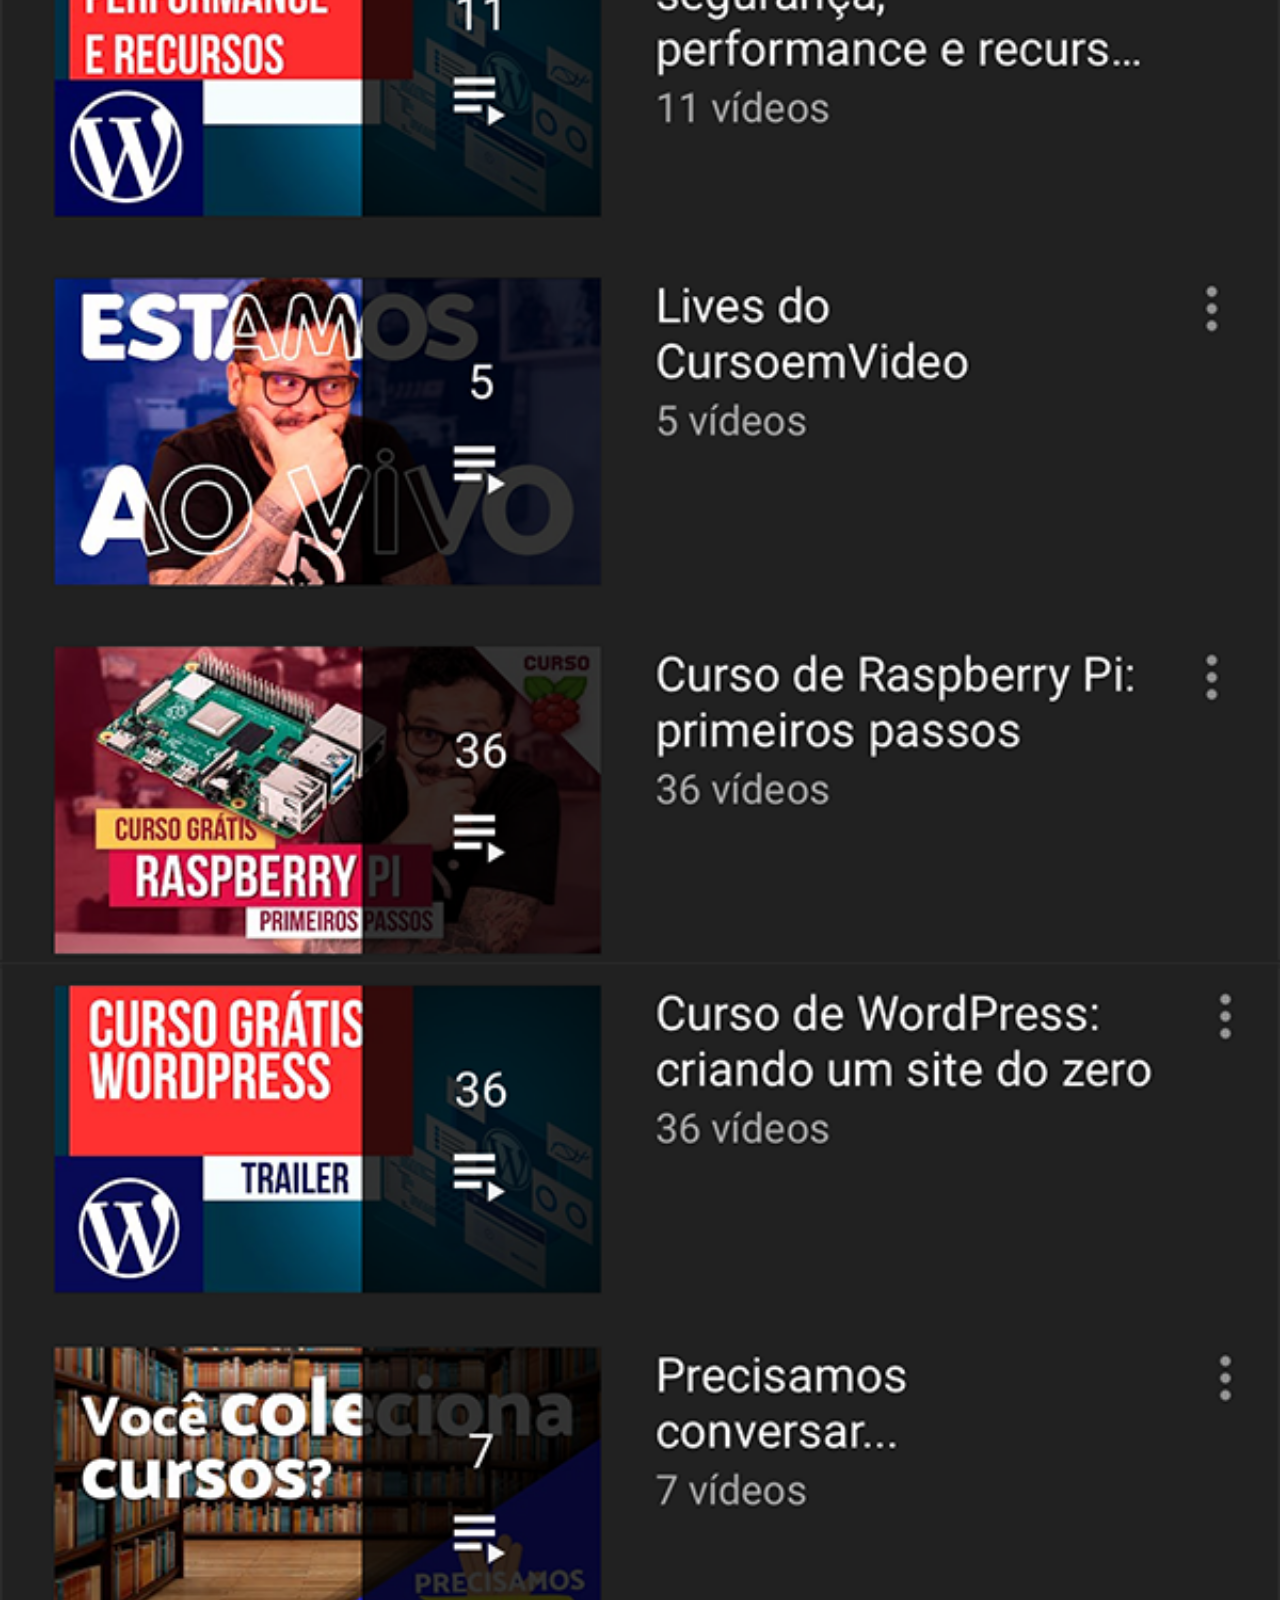
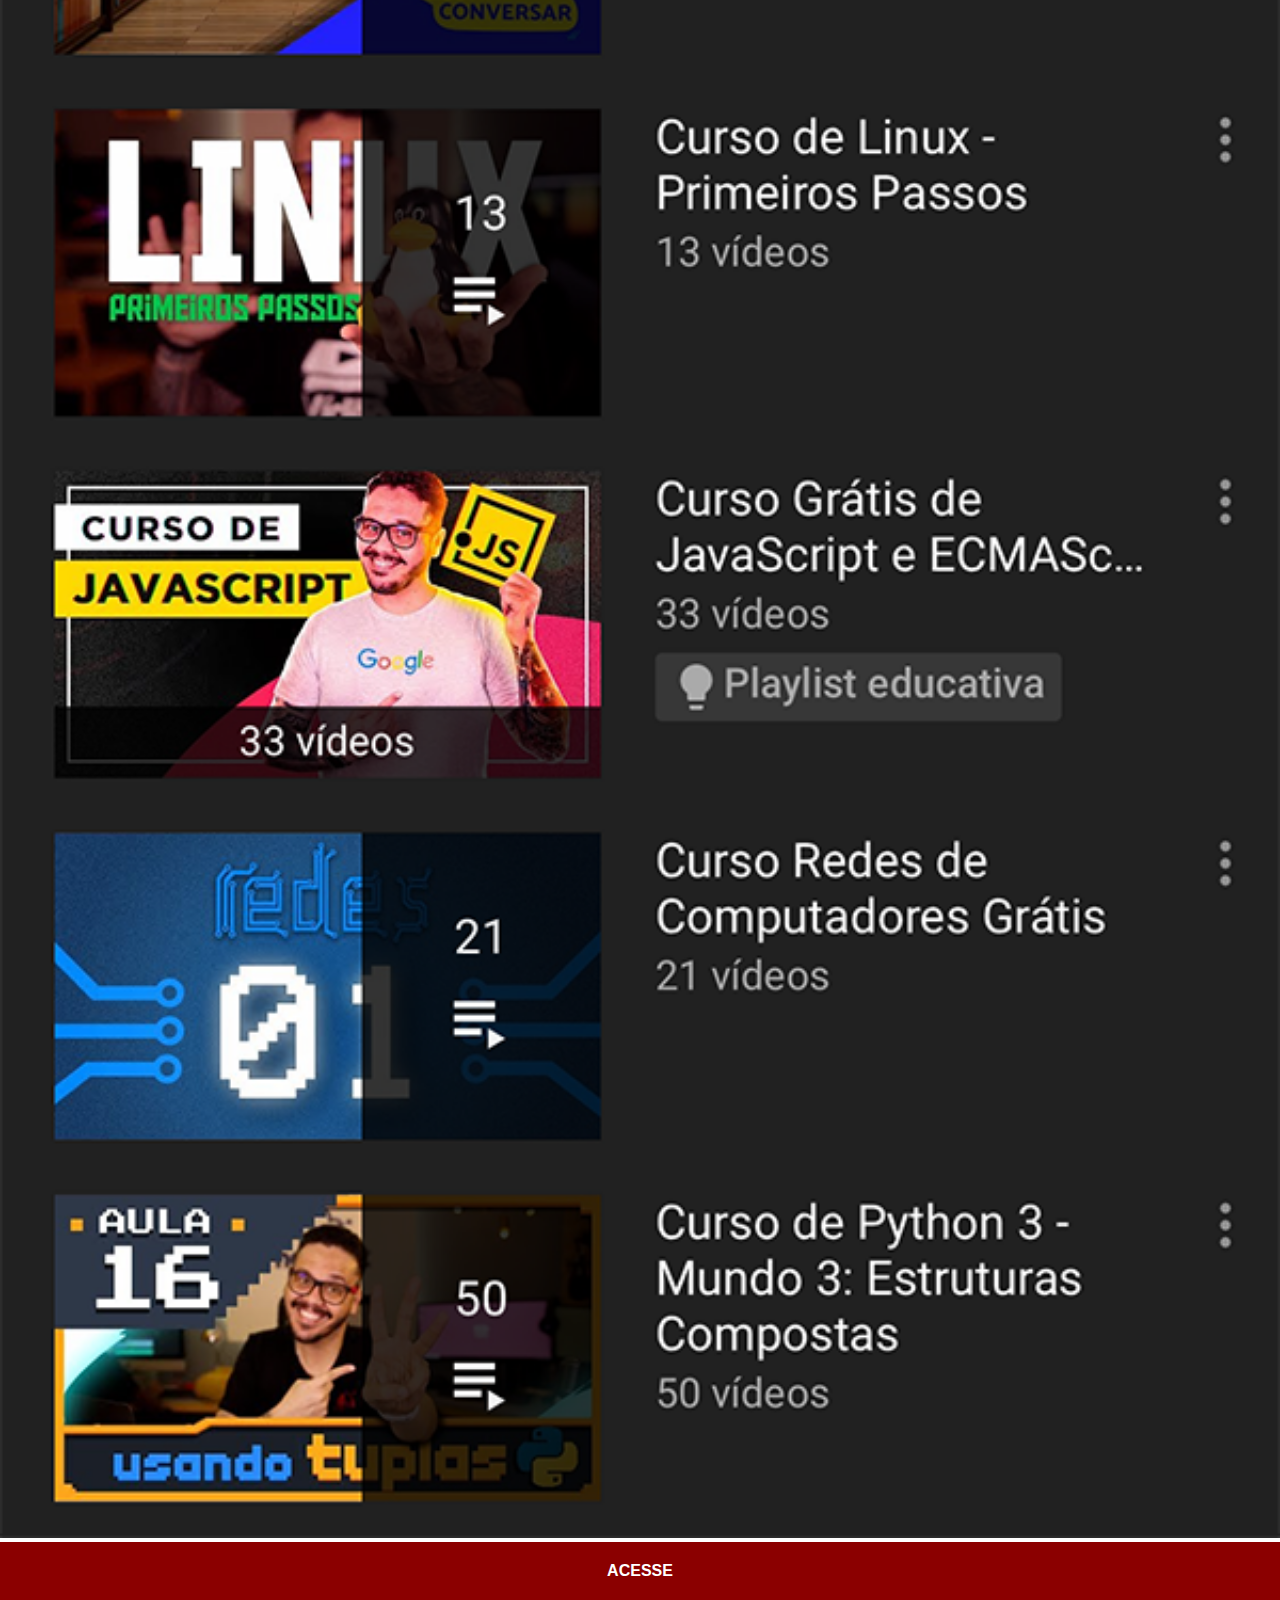
<file: youtube.html>
<!DOCTYPE html>
<html lang="pt-br">
<head>
    <meta charset="UTF-8">
    <meta http-equiv="X-UA-Compatible" content="IE=edge">
    <meta name="viewport" content="width=device-width, initial-scale=1.0">
    <title>YouTube</title>
    <link rel="stylesheet" href="estilo/social.css">
</head>
<body>
    <img src="imagens/tela-youtube.png" alt="">
    <a href="https://www.youtube.com/cursoemvideo/" target="_blank">ACESSE</a>
</body>
</html>
</file>
<file: estilo/tyle.css>
@charset "UTF-8";

* {
    margin: 0;
    padding: 0;
    font-family: Arial, Helvetica, sans-serif;
}

html, body {
    height: 100vh;
    width: 100vw;
    background-color: black;
}

main {
    height: 100vh;
    position: relative;
}

body {
    background: url(../imagens/fundo-madeira.jpg) no-repeat top center;
    background-size: cover;
    background-attachment: fixed;
}

section#telefone {
    position: absolute;
    top: 50%;
    left: 50%;
    transform: translate(-50%, -50%);
    height: 627px;
    width: 311px;
    background: url(../imagens/frame-iphone.png) no-repeat;
}

iframe#tela {
    position: relative;
    top: 80px;
    left: 22px;
    width: 267px;
    height: 471px;
}

#redes-sociais {
    text-align: right;
}

#redes-sociais img{
    width: 50px;
    height: 50px;
    margin: 10px;
    border-radius: 50%;
    box-shadow: 2px 2px 5px rgba(0, 0, 0, 0.418);
    box-sizing: border-box;
}

#redes-sociais img:hover {
    border: 2px solid rgba(255, 255, 255, 0.63);
    transform: translate(-3px, -3px);
    box-shadow: 5px 5px 10px rgba(0, 0, 0, 0.596);
    transition: transform 0.5s, border .5s;
}
</file>
<file: estilo/social.css>
@charset "UTF-8";

* {
    margin: 0;
    padding: 0;
    font-family: Arial, Helvetica, sans-serif;
}

::-webkit-scrollbar {
    width: 0px;
    height: 0px;
}

img {
    width: 100vw;
}

a {
    display: block;
    background-color: darkred;
    color: white;
    padding: 20px;
    text-align: center;
    font-weight: bolder;
    text-decoration: none;
}

a:hover {
    background-color: red;
}
</file>
